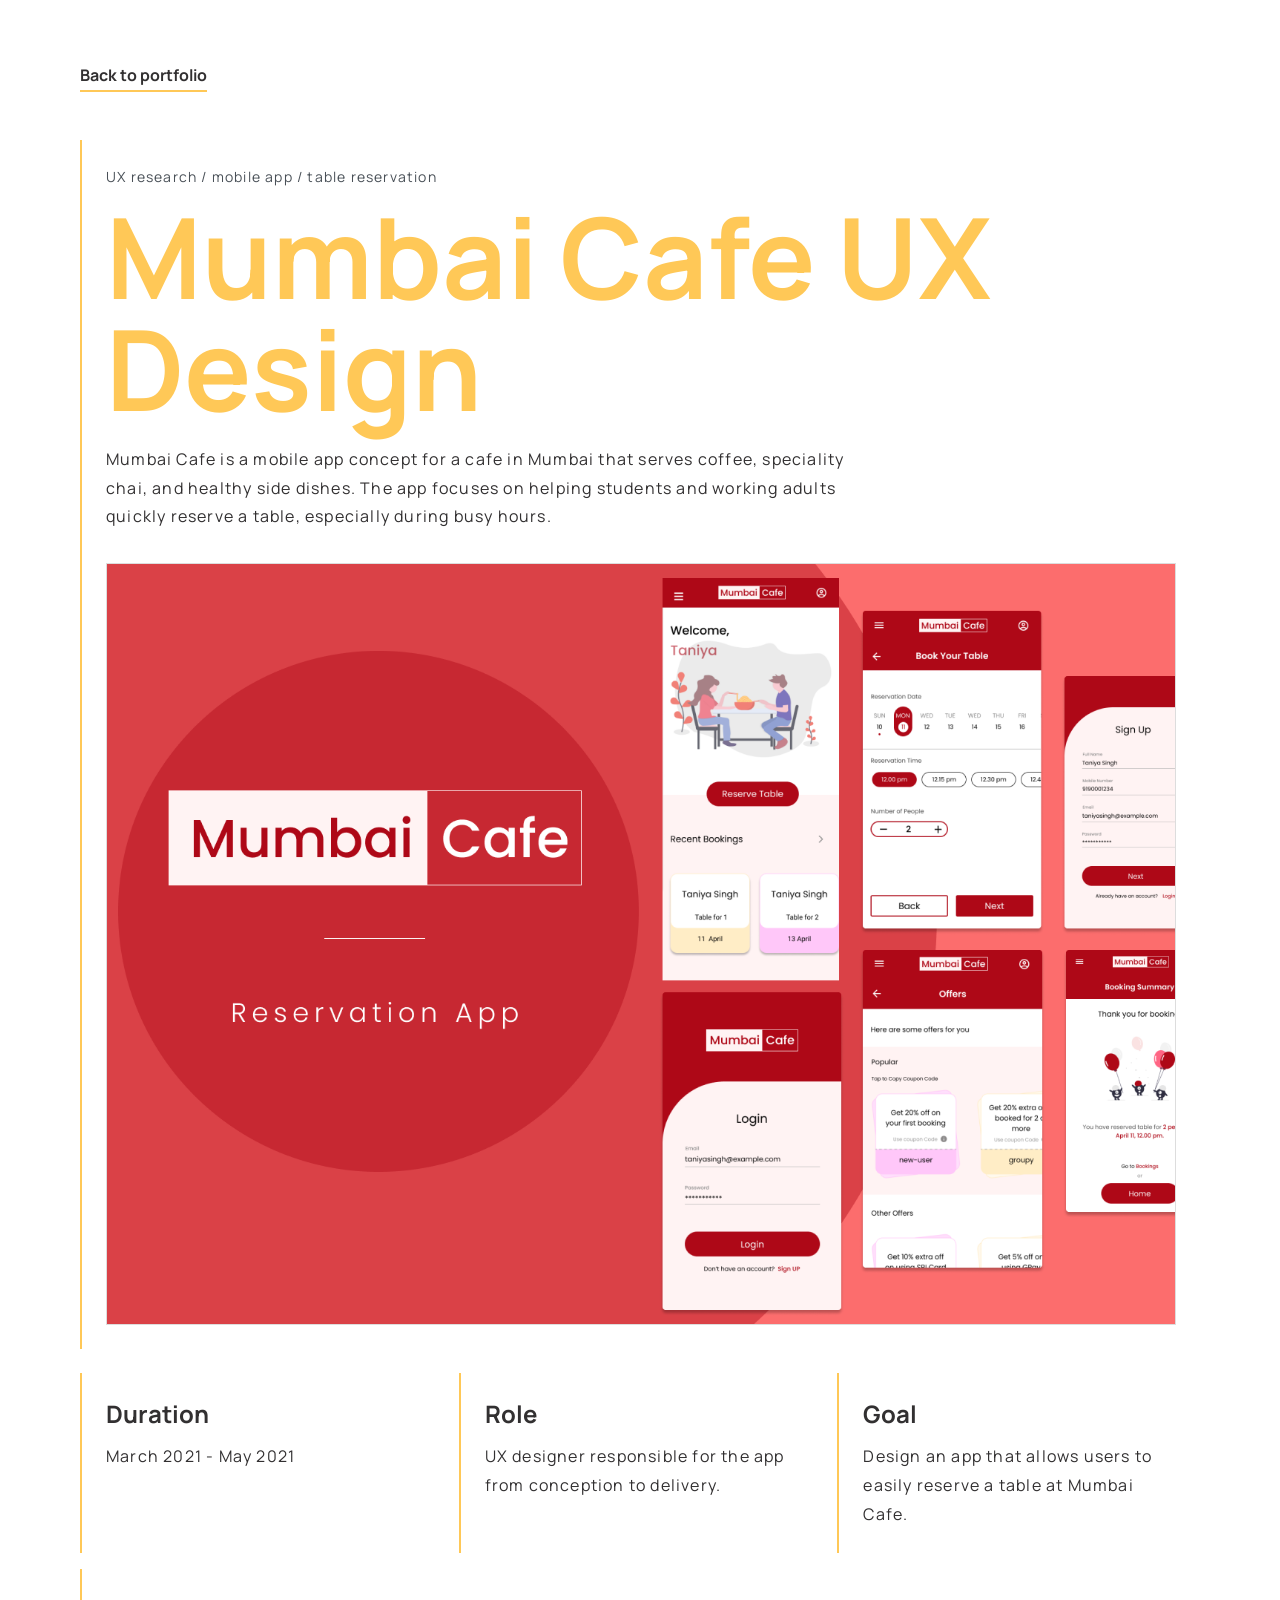
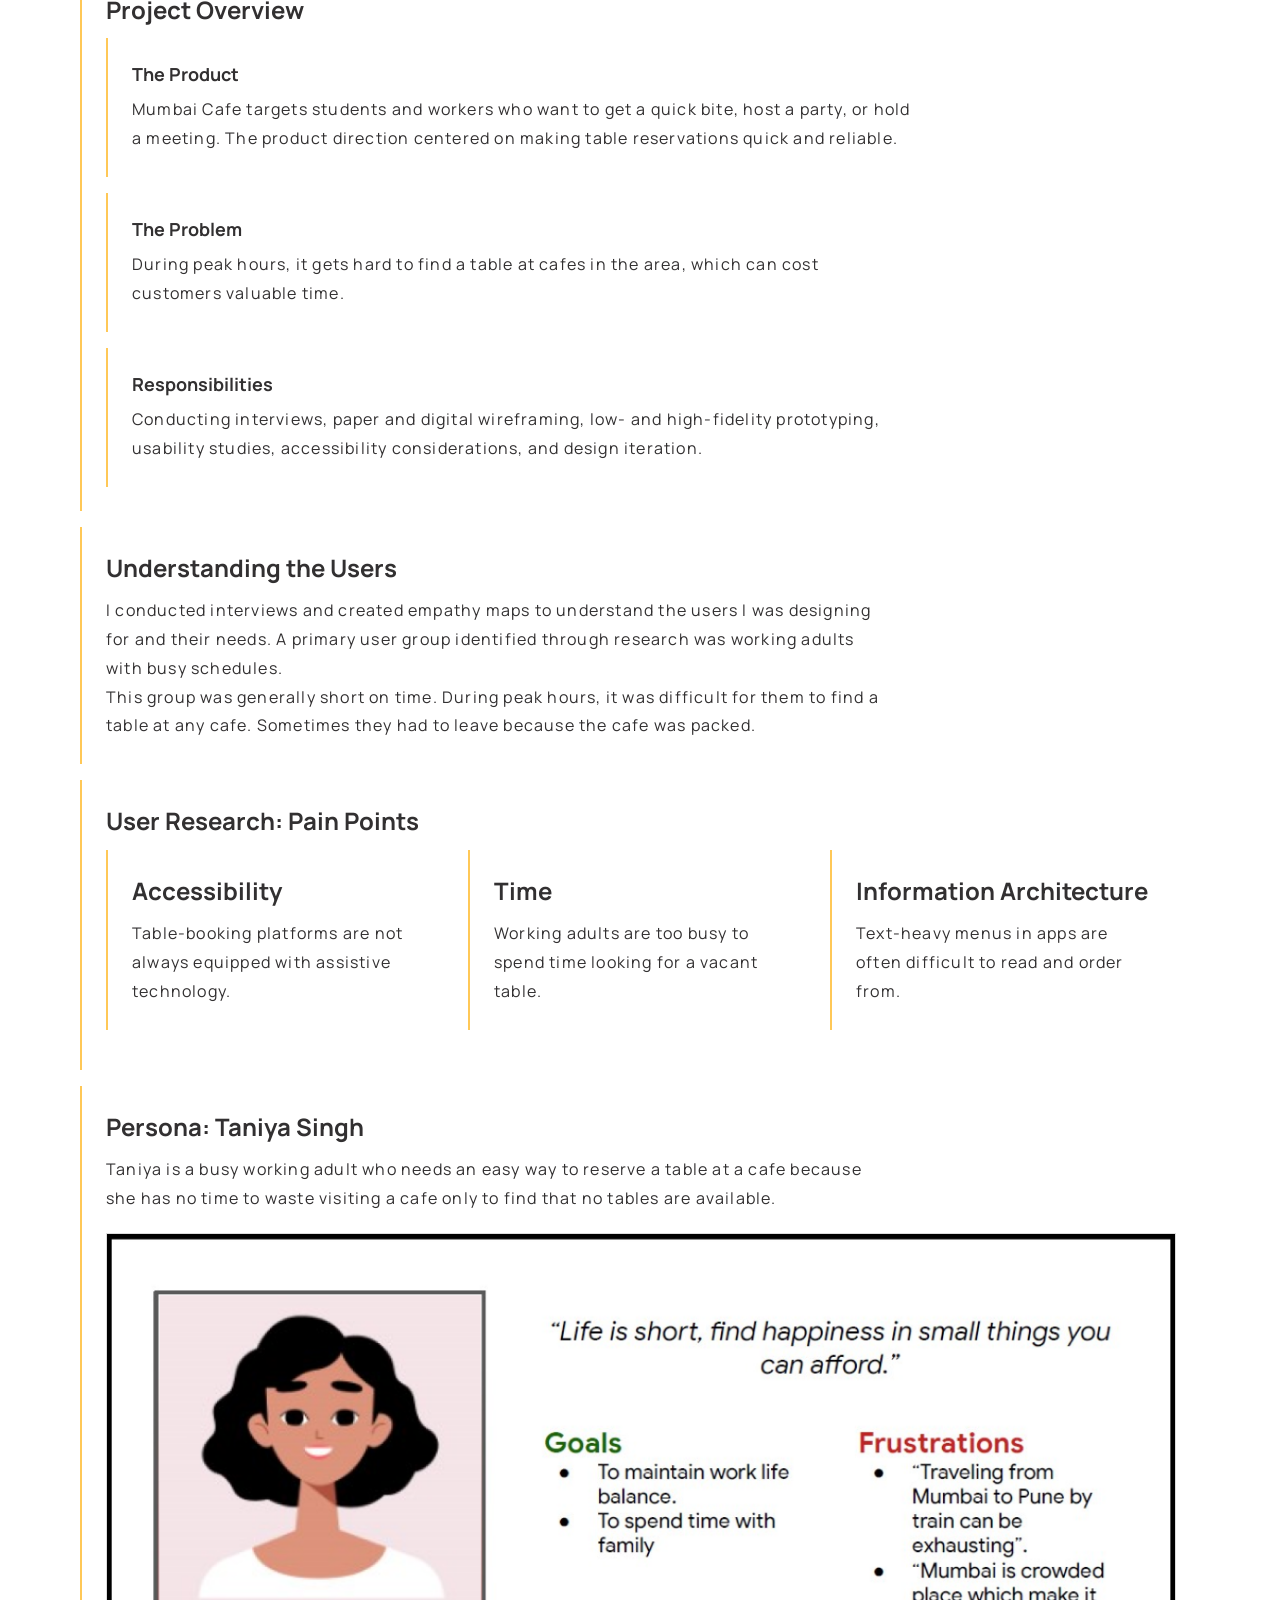
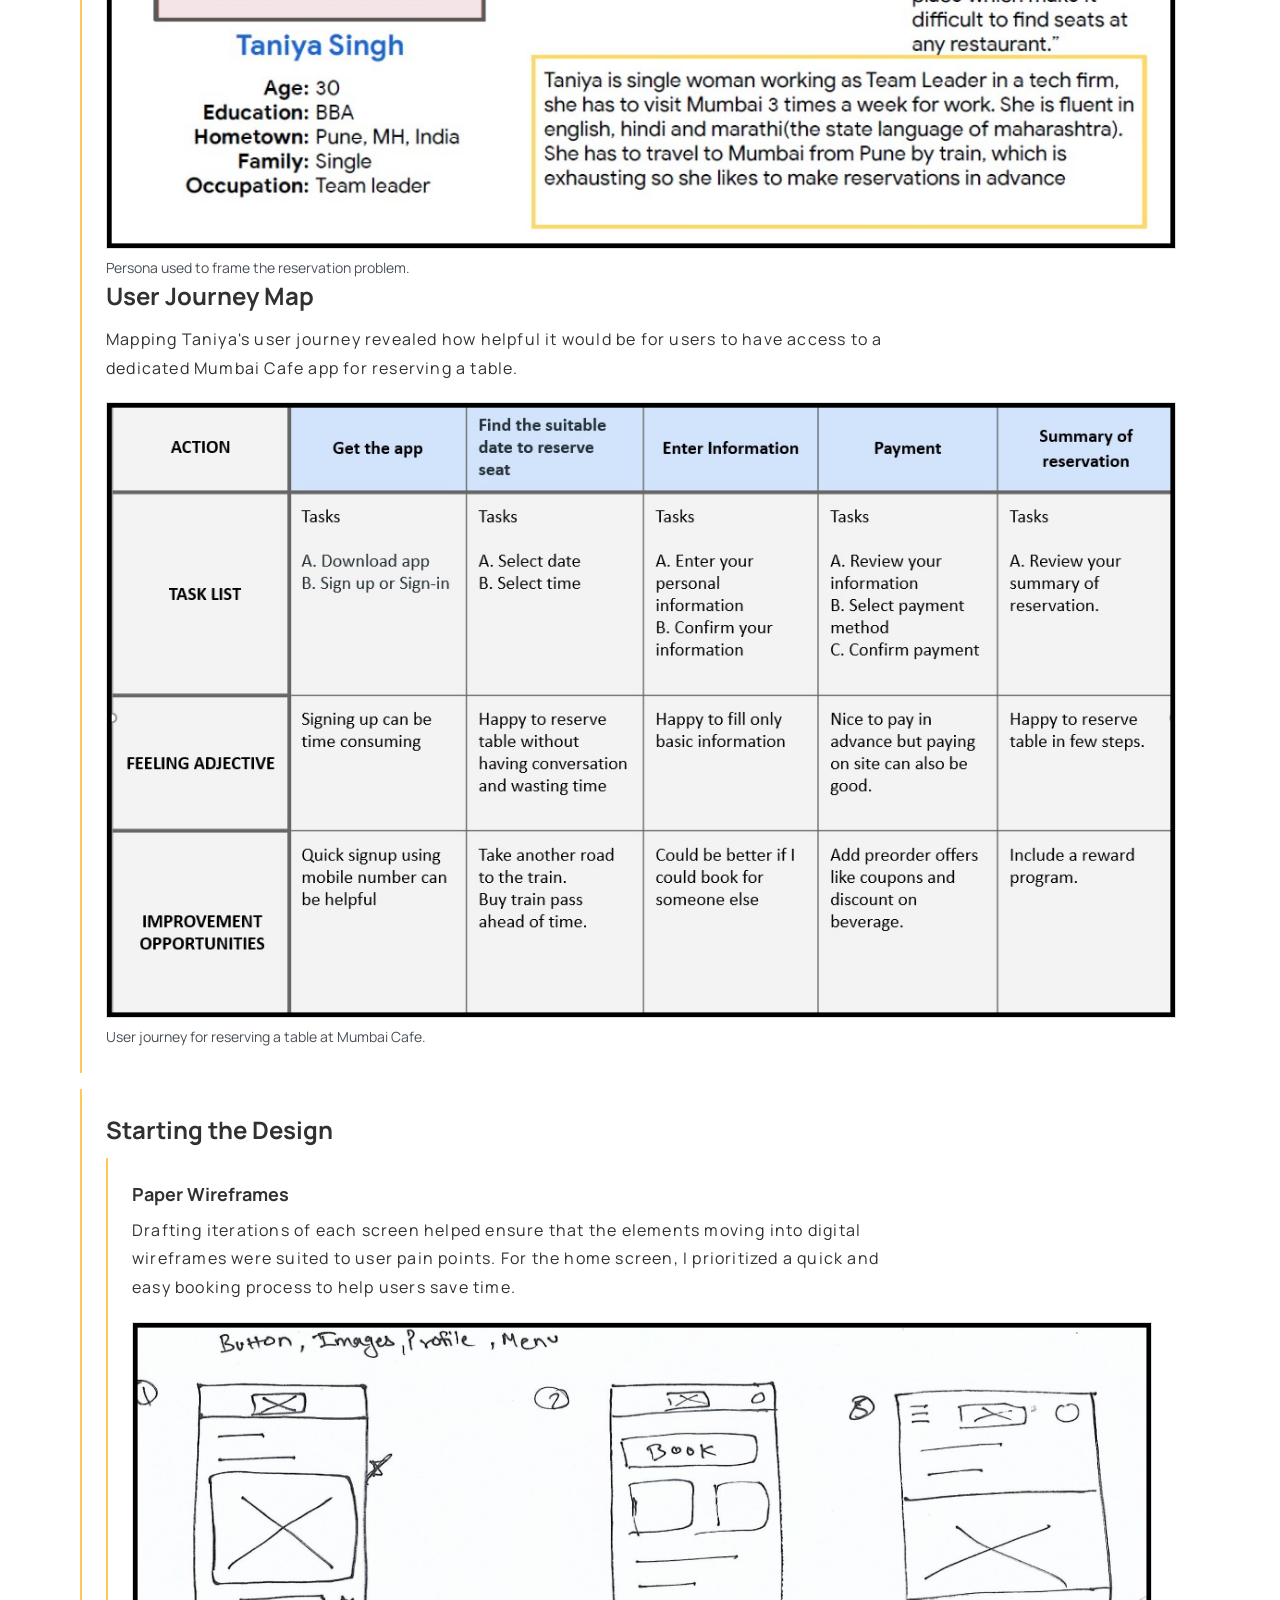
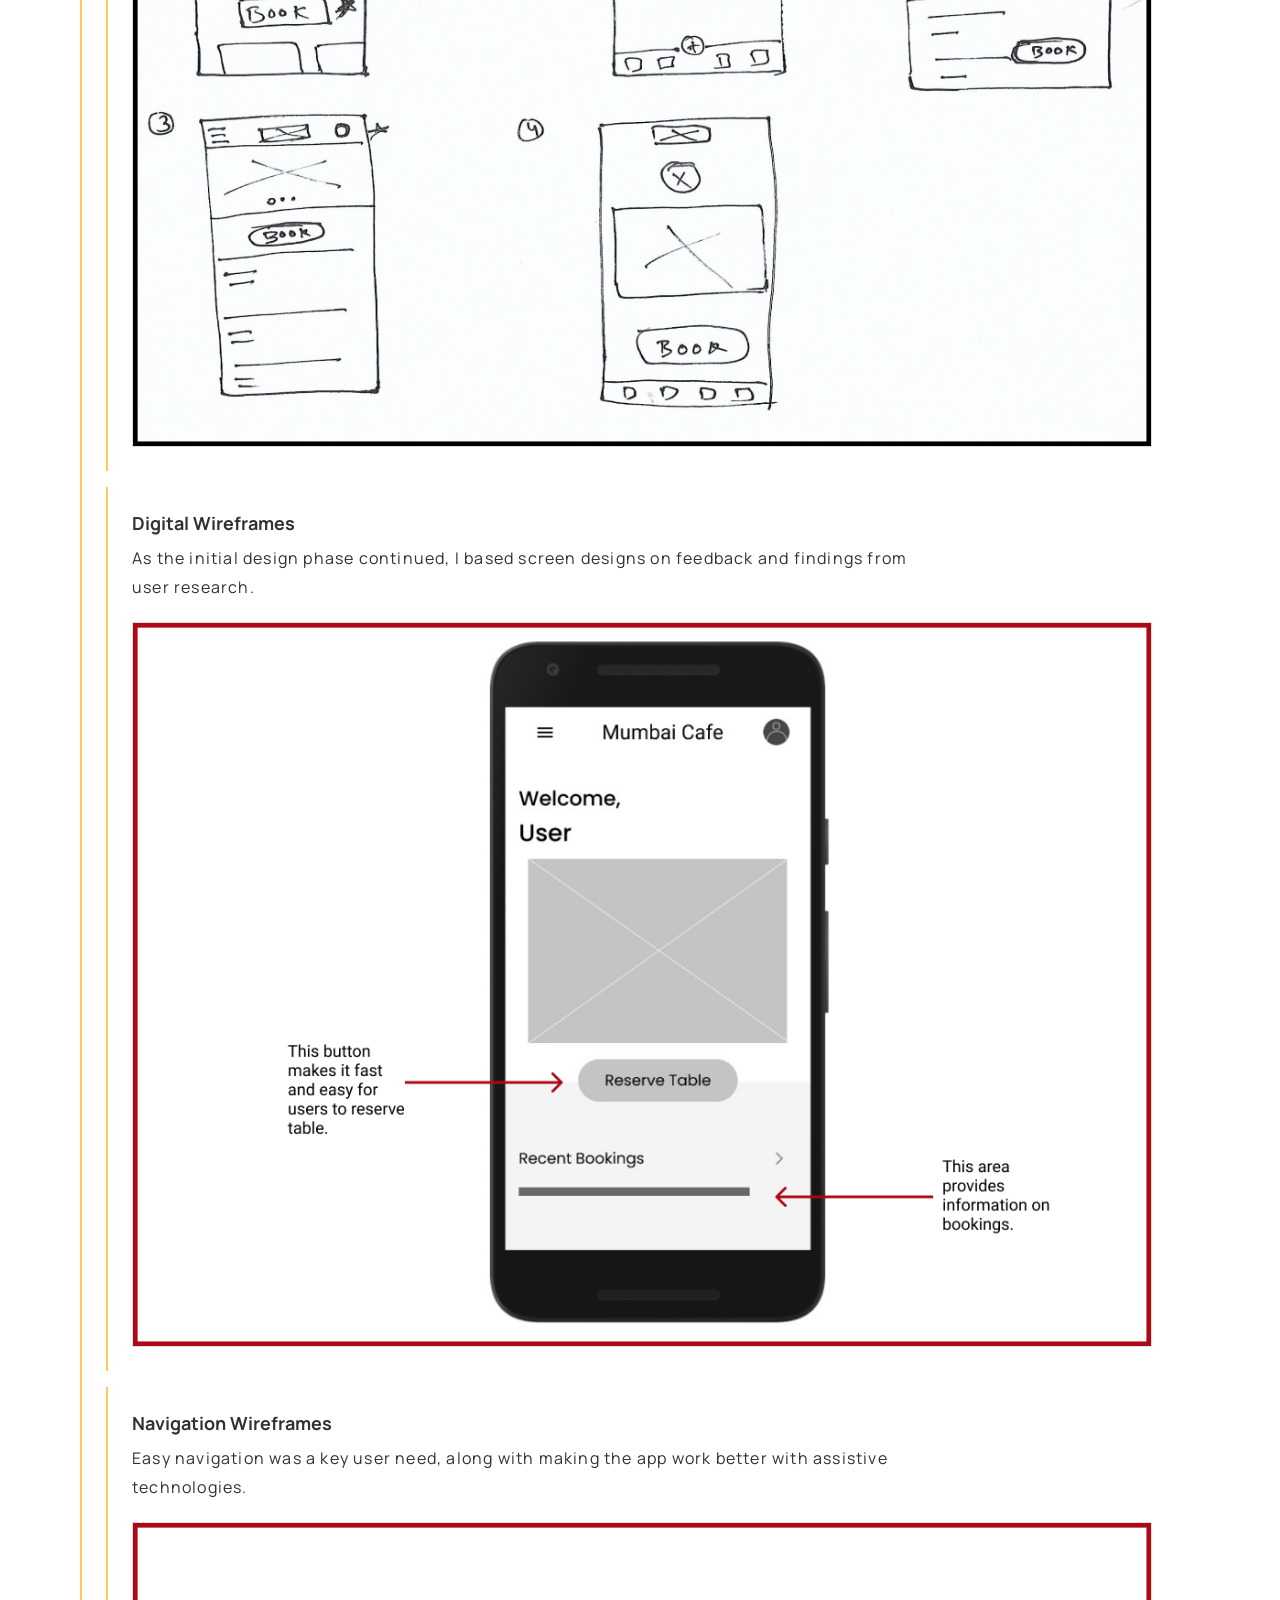
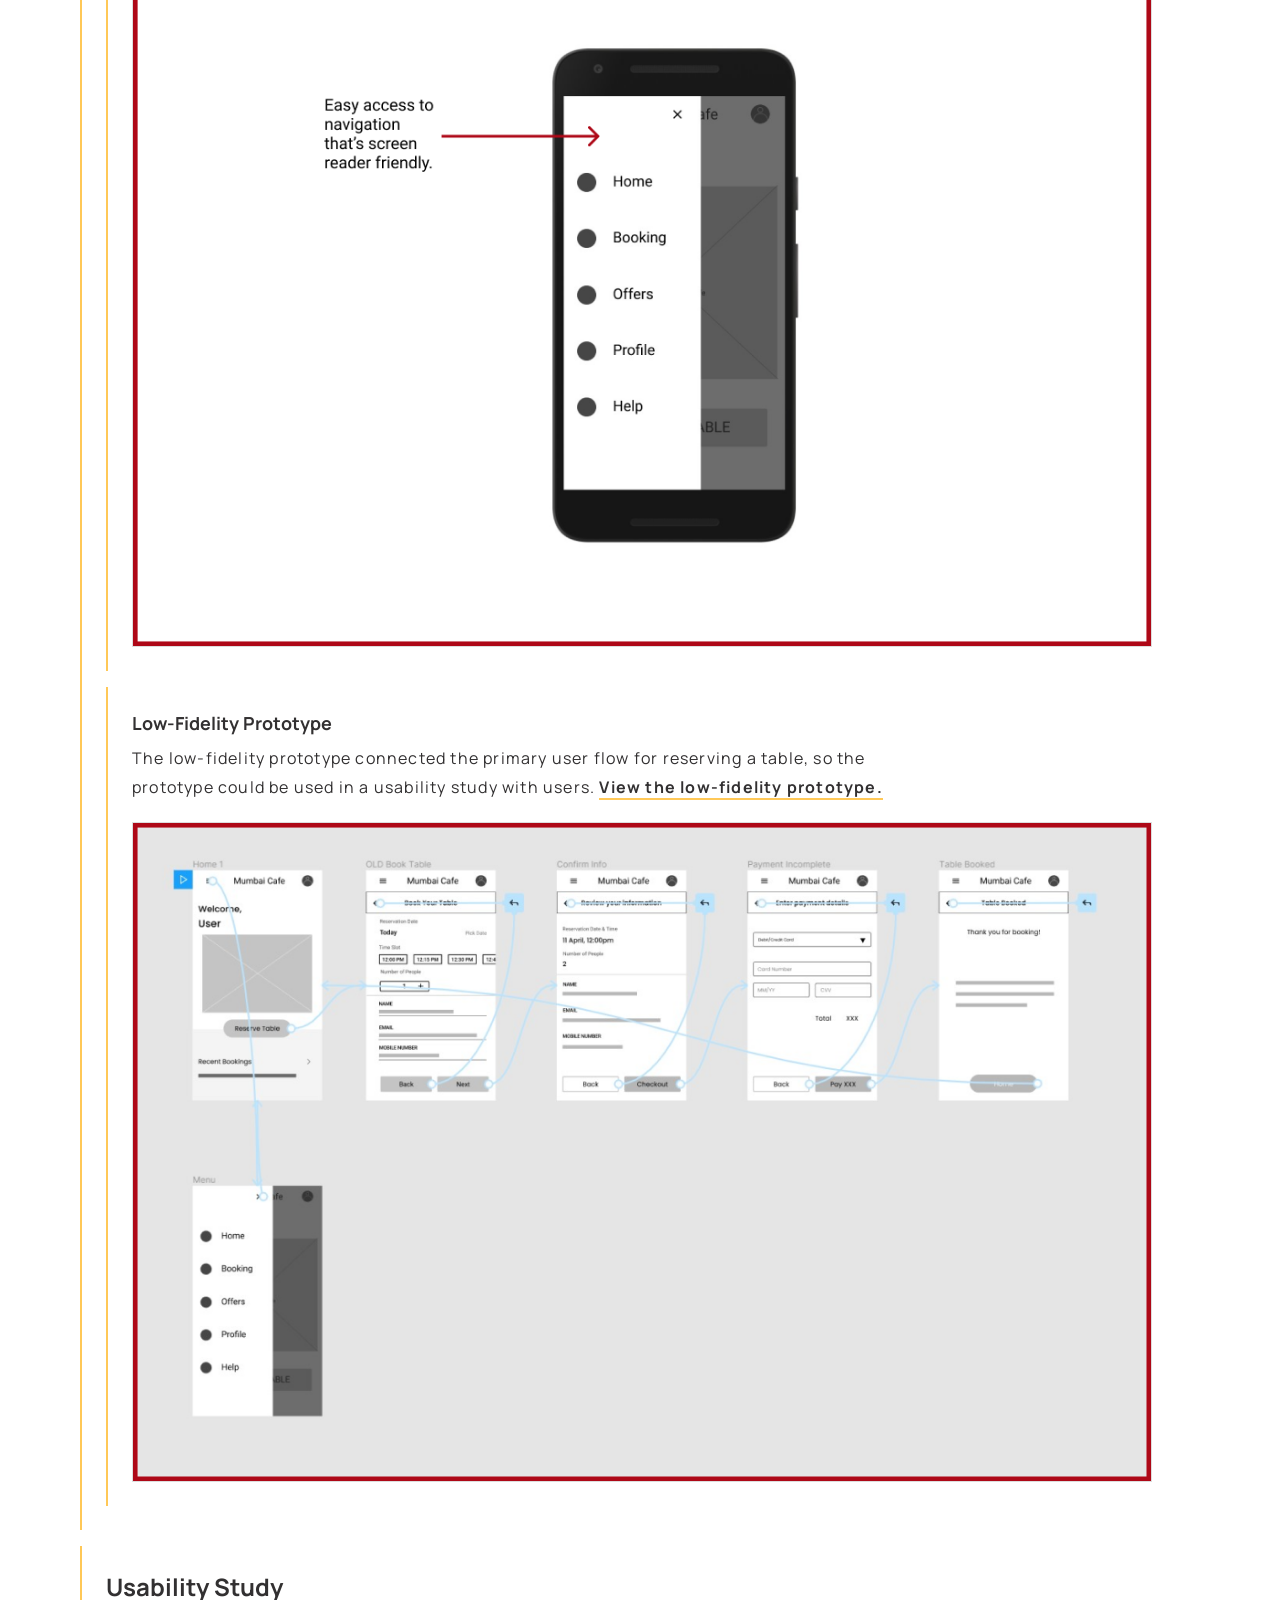
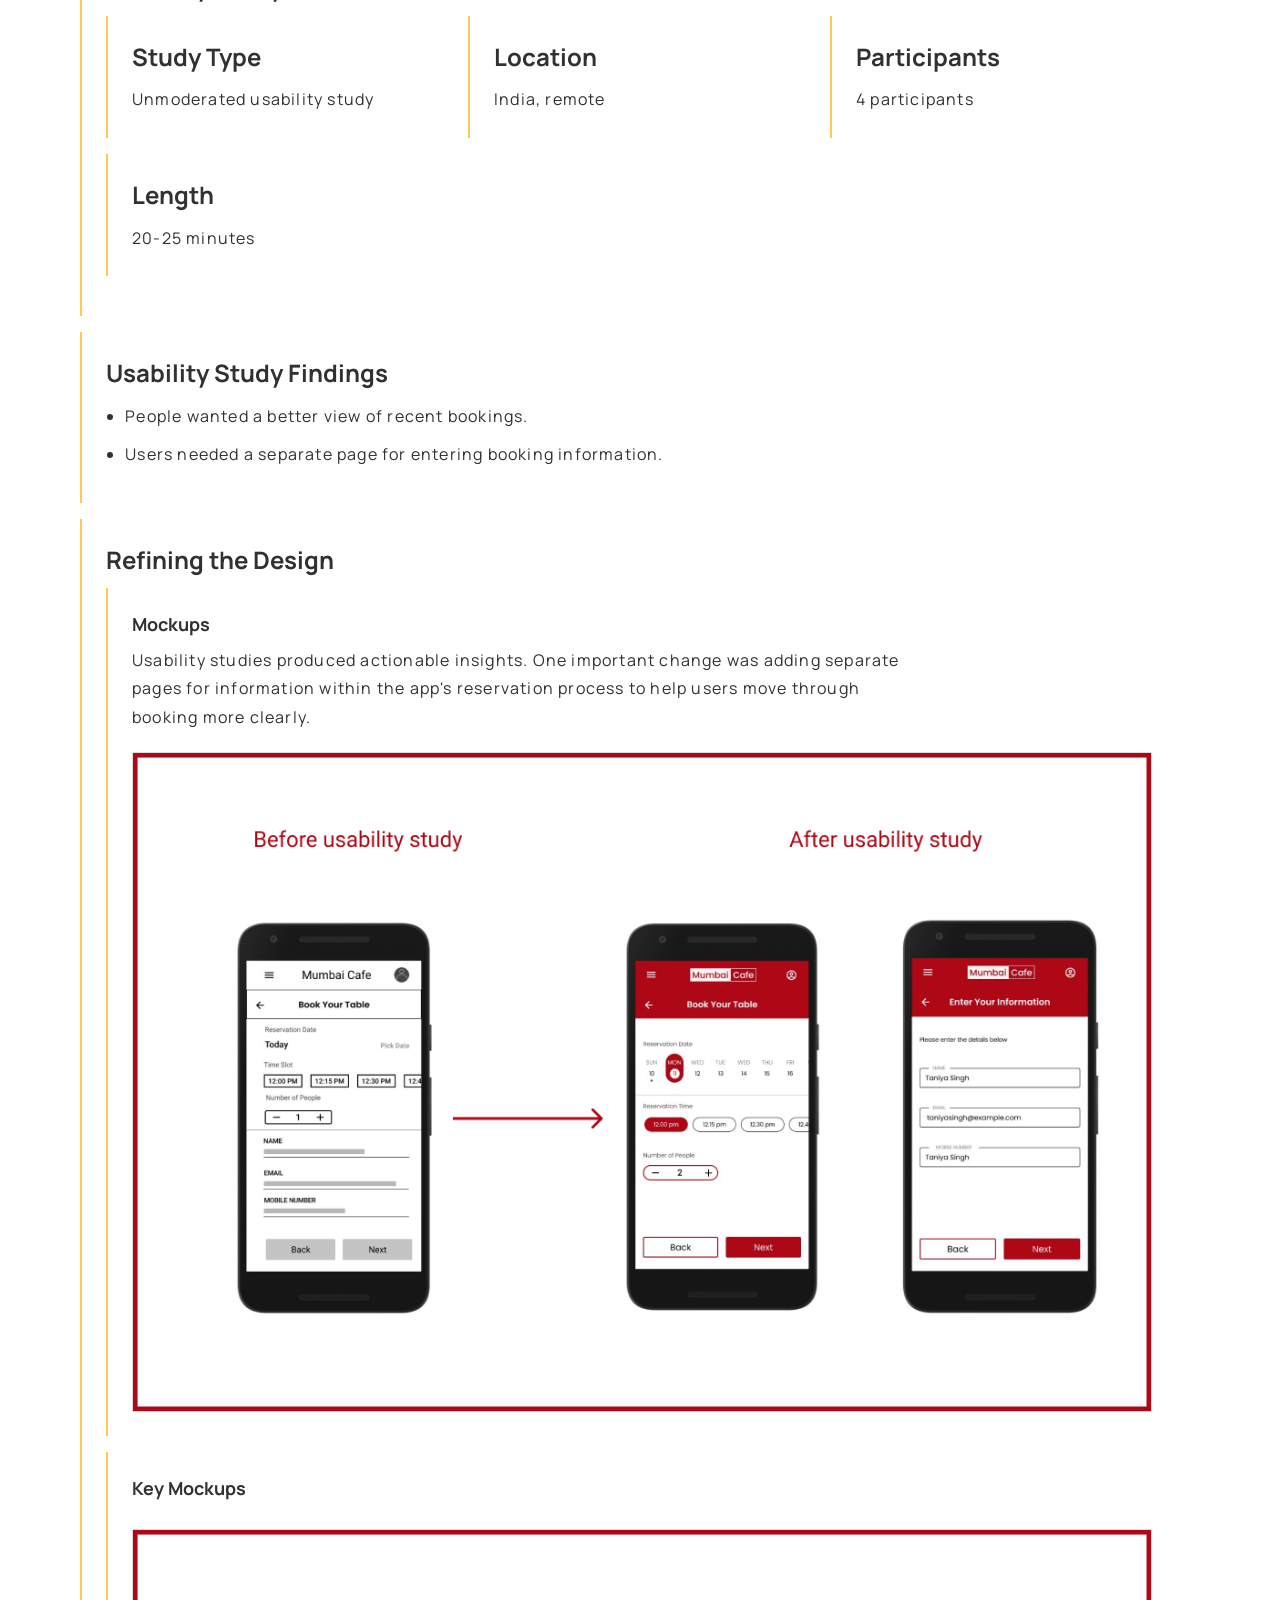
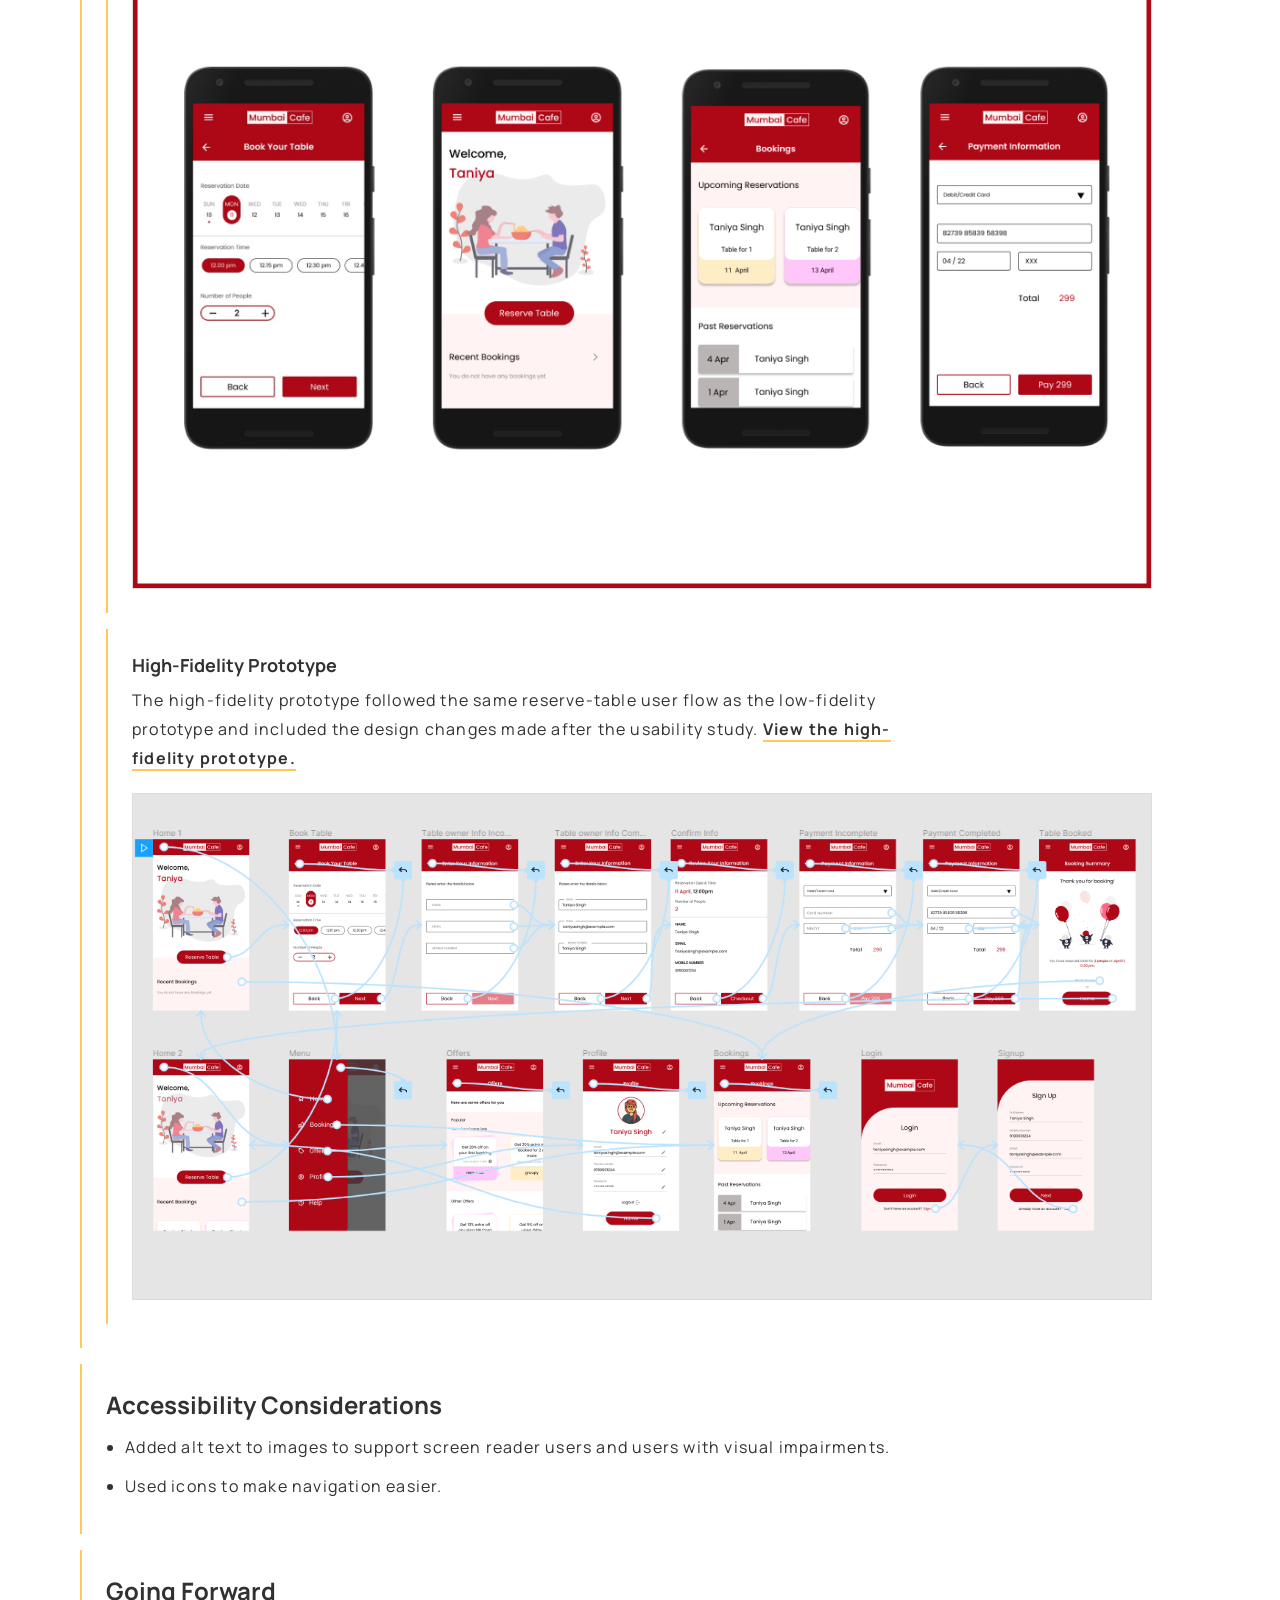
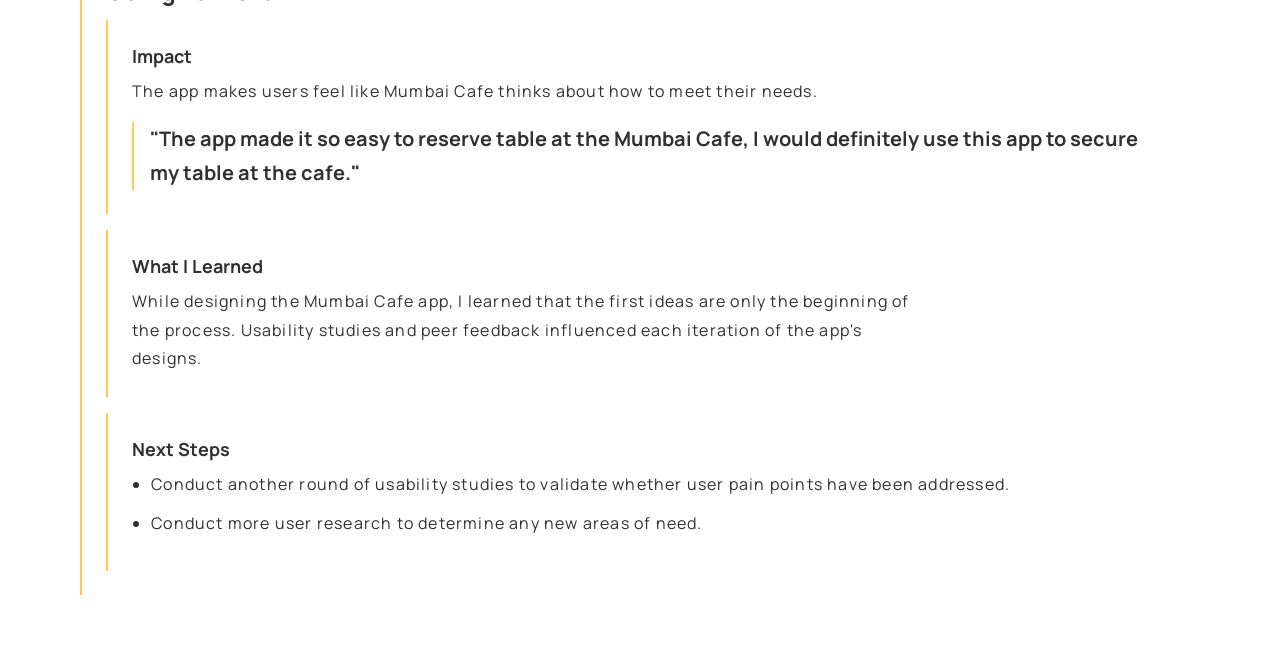
<file: mumbai-cafe.html>
<!DOCTYPE html>
<html lang="en">
  <head>
    <meta charset="UTF-8" />
    <meta http-equiv="X-UA-Compatible" content="IE=edge" />
    <meta name="viewport" content="width=device-width, initial-scale=1.0" />
    <meta
      name="description"
      content="Mumbai Cafe UX design case study by Deepanshu Chaudhary: user research, pain points, persona, wireframes, prototypes, usability testing, and design iterations."
    />
    <meta name="robots" content="index, follow" />
    <meta name="theme-color" content="#ffc857" />
    <link rel="canonical" href="https://deepanshu.space/mumbai-cafe.html" />
    <meta property="og:type" content="article" />
    <meta property="og:url" content="https://deepanshu.space/mumbai-cafe.html" />
    <meta property="og:title" content="Mumbai Cafe UX Case Study | Deepanshu Chaudhary" />
    <meta
      property="og:description"
      content="A full mobile UX case study for reserving tables at Mumbai Cafe."
    />
    <meta property="og:image" content="https://deepanshu.space/img/mumbai-cafe.png" />
    <link rel="shortcut icon" href="https://deepanshu.space/favicon.ico" />
    <link rel="preconnect" href="https://fonts.googleapis.com" />
    <link rel="preconnect" href="https://fonts.gstatic.com" crossorigin />
    <link
      href="https://fonts.googleapis.com/css2?family=DM+Serif+Display&family=Geist+Pixel&family=Manrope:wght@200..800&display=swap"
      rel="stylesheet"
    />
    <link rel="stylesheet" href="./style.css" />
    <script>
      (function () {
        var storedTheme = localStorage.getItem("theme");
        var prefersDark = window.matchMedia("(prefers-color-scheme: dark)").matches;
        var theme = storedTheme || (prefersDark ? "dark" : "light");

        if (theme === "dark") {
          document.documentElement.classList.add("theme-dark");
        }
      })();
    </script>
    <title>Mumbai Cafe UX Case Study | Deepanshu Chaudhary</title>
  </head>
  <body class="case-study-page">
    <main class="case-study">
      <a class="case-back-link" href="./index.html#work">Back to portfolio</a>

      <section class="case-hero">
        <p class="case-label">UX research / mobile app / table reservation</p>
        <h1>Mumbai Cafe UX Design</h1>
        <p>
          Mumbai Cafe is a mobile app concept for a cafe in Mumbai that serves
          coffee, speciality chai, and healthy side dishes. The app focuses on
          helping students and working adults quickly reserve a table, especially
          during busy hours.
        </p>
        <img
          class="case-hero-image"
          src="./img/Desktop - 1.png"
          alt="Mumbai Cafe UX design overview"
        />
      </section>

      <section class="case-grid">
        <article class="case-panel">
          <h2>Duration</h2>
          <p>March 2021 - May 2021</p>
        </article>
        <article class="case-panel">
          <h2>Role</h2>
          <p>UX designer responsible for the app from conception to delivery.</p>
        </article>
        <article class="case-panel">
          <h2>Goal</h2>
          <p>
            Design an app that allows users to easily reserve a table at Mumbai
            Cafe.
          </p>
        </article>
      </section>

      <section class="case-section">
        <h2>Project Overview</h2>
        <div class="case-steps">
          <article>
            <h3>The Product</h3>
            <p>
              Mumbai Cafe targets students and workers who want to get a quick
              bite, host a party, or hold a meeting. The product direction
              centered on making table reservations quick and reliable.
            </p>
          </article>
          <article>
            <h3>The Problem</h3>
            <p>
              During peak hours, it gets hard to find a table at cafes in the
              area, which can cost customers valuable time.
            </p>
          </article>
          <article>
            <h3>Responsibilities</h3>
            <p>
              Conducting interviews, paper and digital wireframing, low- and
              high-fidelity prototyping, usability studies, accessibility
              considerations, and design iteration.
            </p>
          </article>
        </div>
      </section>

      <section class="case-section">
        <h2>Understanding the Users</h2>
        <p>
          I conducted interviews and created empathy maps to understand the users
          I was designing for and their needs. A primary user group identified
          through research was working adults with busy schedules.
        </p>
        <p>
          This group was generally short on time. During peak hours, it was
          difficult for them to find a table at any cafe. Sometimes they had to
          leave because the cafe was packed.
        </p>
      </section>

      <section class="case-section">
        <h2>User Research: Pain Points</h2>
        <div class="case-grid">
          <article class="case-panel">
            <h2>Accessibility</h2>
            <p>
              Table-booking platforms are not always equipped with assistive
              technology.
            </p>
          </article>
          <article class="case-panel">
            <h2>Time</h2>
            <p>
              Working adults are too busy to spend time looking for a vacant
              table.
            </p>
          </article>
          <article class="case-panel">
            <h2>Information Architecture</h2>
            <p>
              Text-heavy menus in apps are often difficult to read and order
              from.
            </p>
          </article>
        </div>
      </section>

      <section class="case-section">
        <h2>Persona: Taniya Singh</h2>
        <p>
          Taniya is a busy working adult who needs an easy way to reserve a table
          at a cafe because she has no time to waste visiting a cafe only to find
          that no tables are available.
        </p>
        <figure class="case-media">
          <img src="./img/persona.png" alt="Mumbai Cafe user persona" />
          <figcaption>Persona used to frame the reservation problem.</figcaption>
        </figure>

        <h2>User Journey Map</h2>
        <p>
          Mapping Taniya's user journey revealed how helpful it would be for
          users to have access to a dedicated Mumbai Cafe app for reserving a
          table.
        </p>
        <figure class="case-media">
          <img src="./img/user journey.png" alt="Mumbai Cafe user journey map" />
          <figcaption>User journey for reserving a table at Mumbai Cafe.</figcaption>
        </figure>
      </section>

      <section class="case-section">
        <h2>Starting the Design</h2>
        <div class="case-steps">
          <article>
            <h3>Paper Wireframes</h3>
            <p>
              Drafting iterations of each screen helped ensure that the elements
              moving into digital wireframes were suited to user pain points. For
              the home screen, I prioritized a quick and easy booking process to
              help users save time.
            </p>
            <figure class="case-media">
              <img src="./img/Paper Wireframes.png" alt="Mumbai Cafe paper wireframes" />
            </figure>
          </article>
          <article>
            <h3>Digital Wireframes</h3>
            <p>
              As the initial design phase continued, I based screen designs on
              feedback and findings from user research.
            </p>
            <figure class="case-media">
              <img
                src="./img/Lofi Wirefram for Homescreen.png"
                alt="Mumbai Cafe low-fidelity home screen wireframe"
              />
            </figure>
          </article>
          <article>
            <h3>Navigation Wireframes</h3>
            <p>
              Easy navigation was a key user need, along with making the app
              work better with assistive technologies.
            </p>
            <figure class="case-media">
              <img src="./img/menu lofi.png" alt="Mumbai Cafe menu wireframe" />
            </figure>
          </article>
          <article>
            <h3>Low-Fidelity Prototype</h3>
            <p>
              The low-fidelity prototype connected the primary user flow for
              reserving a table, so the prototype could be used in a usability
              study with users.
              <a href="https://bit.ly/3uAE8yd" target="_blank"
                >View the low-fidelity prototype.</a
              >
            </p>
            <figure class="case-media">
              <img src="./img/lofi Prototype.png" alt="Mumbai Cafe low-fidelity prototype" />
            </figure>
          </article>
        </div>
      </section>

      <section class="case-section">
        <h2>Usability Study</h2>
        <div class="case-grid">
          <article class="case-panel">
            <h2>Study Type</h2>
            <p>Unmoderated usability study</p>
          </article>
          <article class="case-panel">
            <h2>Location</h2>
            <p>India, remote</p>
          </article>
          <article class="case-panel">
            <h2>Participants</h2>
            <p>4 participants</p>
          </article>
          <article class="case-panel">
            <h2>Length</h2>
            <p>20-25 minutes</p>
          </article>
        </div>
      </section>

      <section class="case-section">
        <h2>Usability Study Findings</h2>
        <ul class="case-list">
          <li>People wanted a better view of recent bookings.</li>
          <li>
            Users needed a separate page for entering booking information.
          </li>
        </ul>
      </section>

      <section class="case-section">
        <h2>Refining the Design</h2>
        <div class="case-steps">
          <article>
            <h3>Mockups</h3>
            <p>
              Usability studies produced actionable insights. One important
              change was adding separate pages for information within the app's
              reservation process to help users move through booking more
              clearly.
            </p>
            <figure class="case-media">
              <img src="./img/before after.png" alt="Mumbai Cafe before and after mockups" />
            </figure>
          </article>
          <article>
            <h3>Key Mockups</h3>
            <figure class="case-media">
              <img src="./img/Group 1.png" alt="Mumbai Cafe key mockups" />
            </figure>
          </article>
          <article>
            <h3>High-Fidelity Prototype</h3>
            <p>
              The high-fidelity prototype followed the same reserve-table user
              flow as the low-fidelity prototype and included the design changes
              made after the usability study.
              <a href="https://bit.ly/3o6r0yI" target="_blank"
                >View the high-fidelity prototype.</a
              >
            </p>
            <figure class="case-media">
              <img src="./img/hifi prototype.png" alt="Mumbai Cafe high-fidelity prototype" />
            </figure>
          </article>
        </div>
      </section>

      <section class="case-section">
        <h2>Accessibility Considerations</h2>
        <ul class="case-list">
          <li>
            Added alt text to images to support screen reader users and users
            with visual impairments.
          </li>
          <li>Used icons to make navigation easier.</li>
        </ul>
      </section>

      <section class="case-section">
        <h2>Going Forward</h2>
        <div class="case-steps">
          <article>
            <h3>Impact</h3>
            <p>
              The app makes users feel like Mumbai Cafe thinks about how to meet
              their needs.
            </p>
            <blockquote class="case-quote">
              "The app made it so easy to reserve table at the Mumbai Cafe, I
              would definitely use this app to secure my table at the cafe."
            </blockquote>
          </article>
          <article>
            <h3>What I Learned</h3>
            <p>
              While designing the Mumbai Cafe app, I learned that the first
              ideas are only the beginning of the process. Usability studies and
              peer feedback influenced each iteration of the app's designs.
            </p>
          </article>
          <article>
            <h3>Next Steps</h3>
            <ul class="case-list">
              <li>
                Conduct another round of usability studies to validate whether
                user pain points have been addressed.
              </li>
              <li>
                Conduct more user research to determine any new areas of need.
              </li>
            </ul>
          </article>
        </div>
      </section>
    </main>
  </body>
</html>
</file>
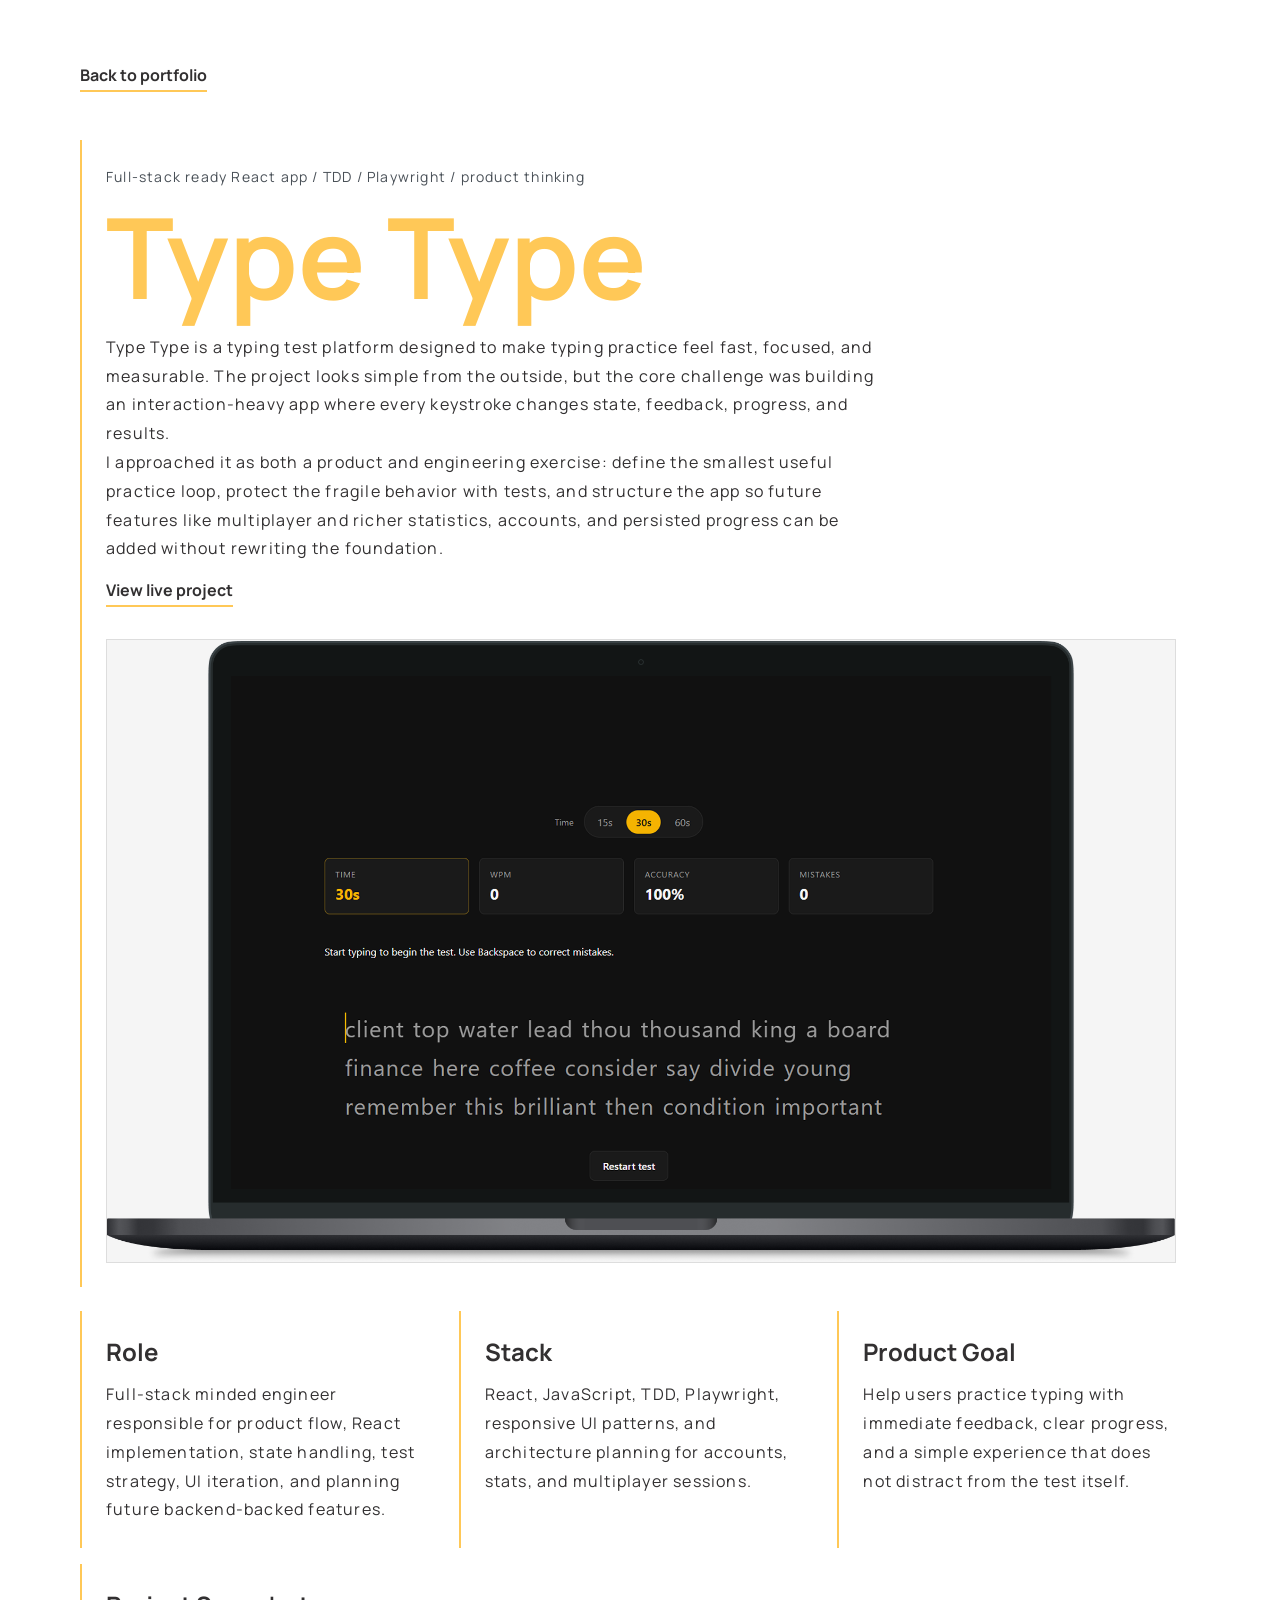
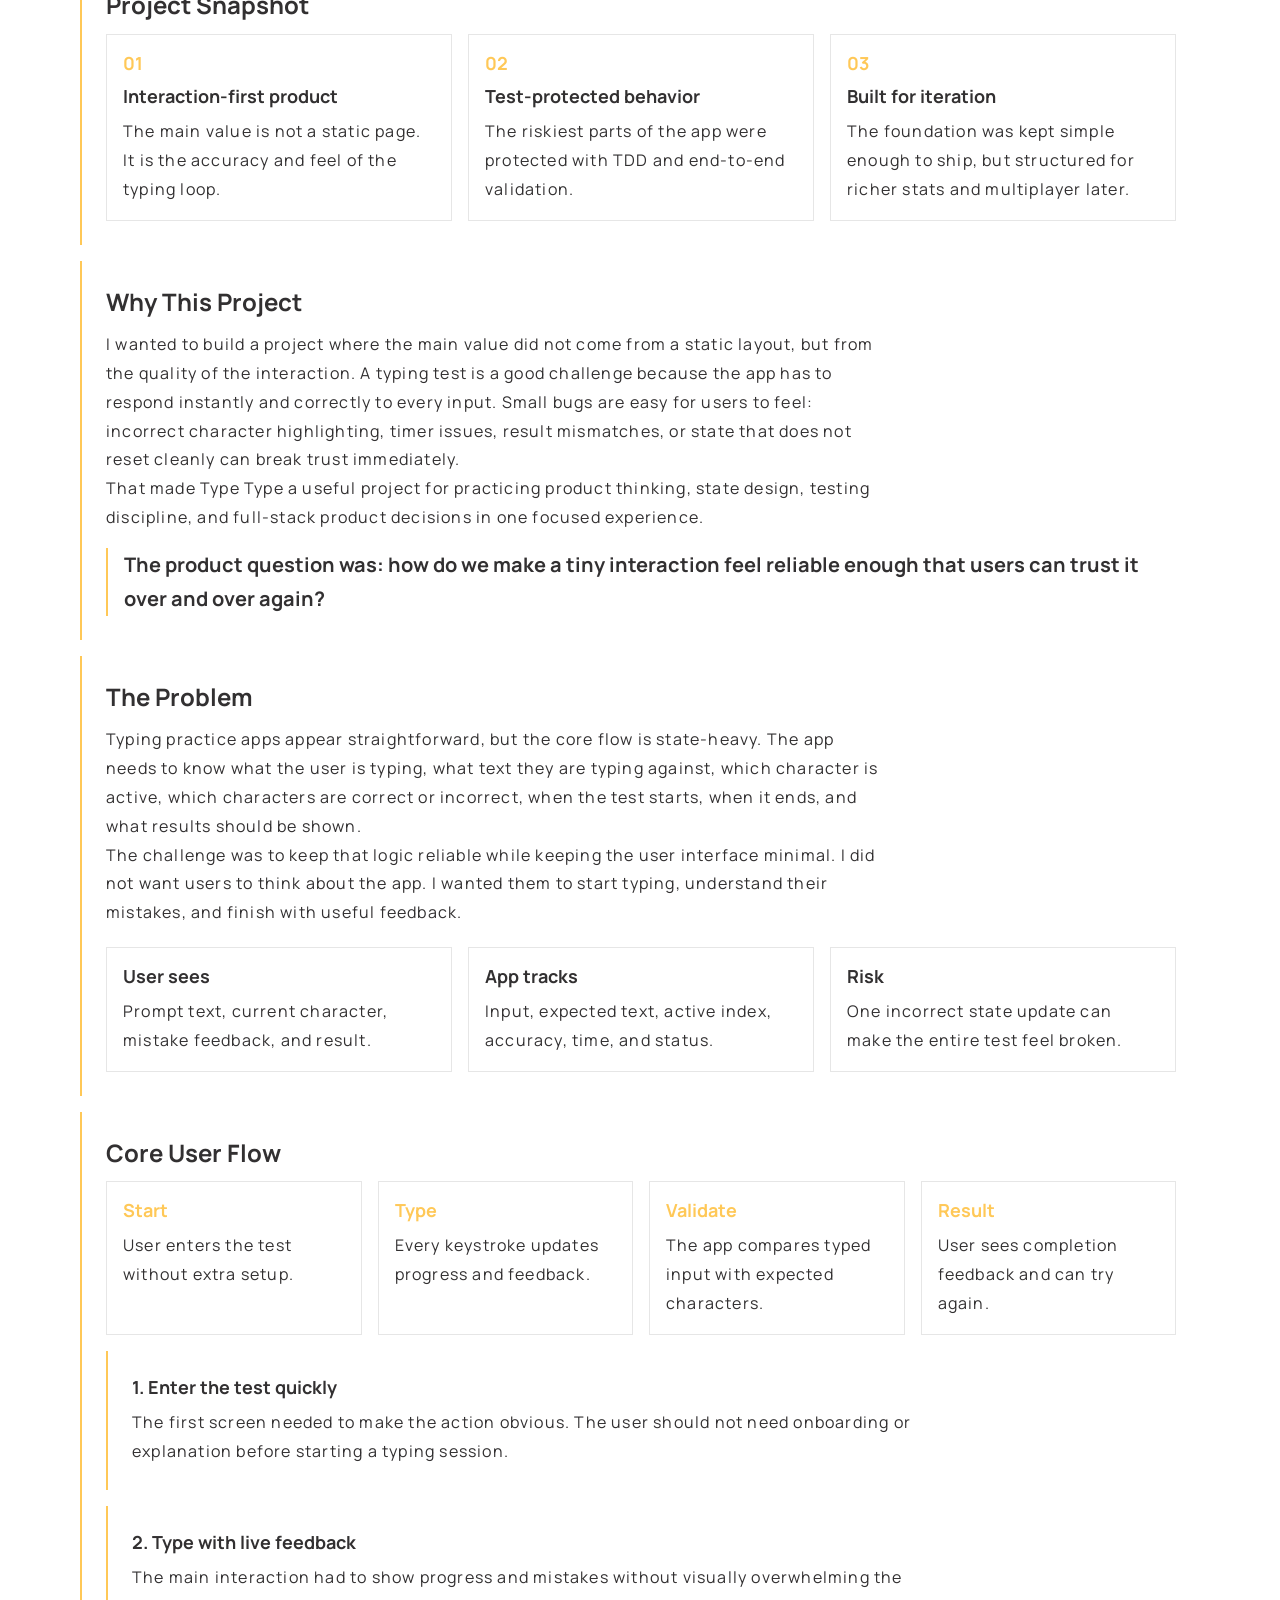
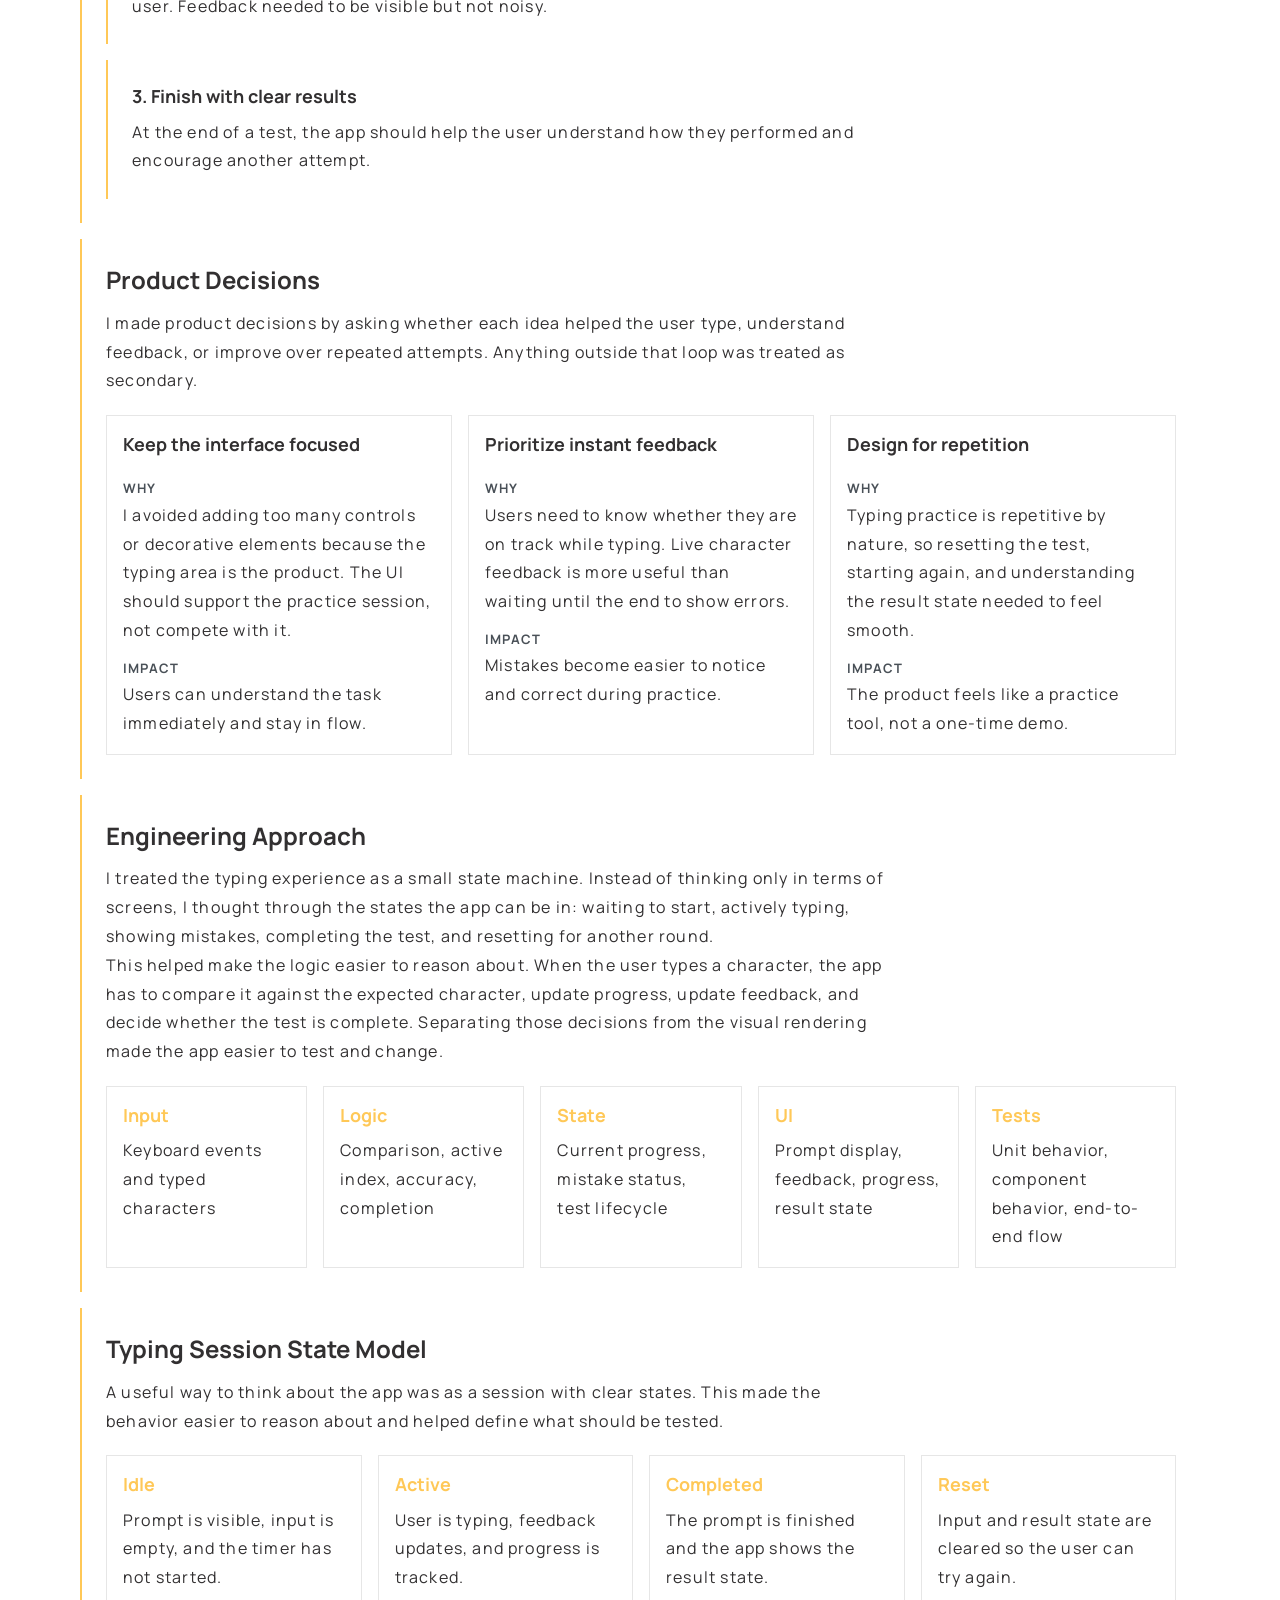
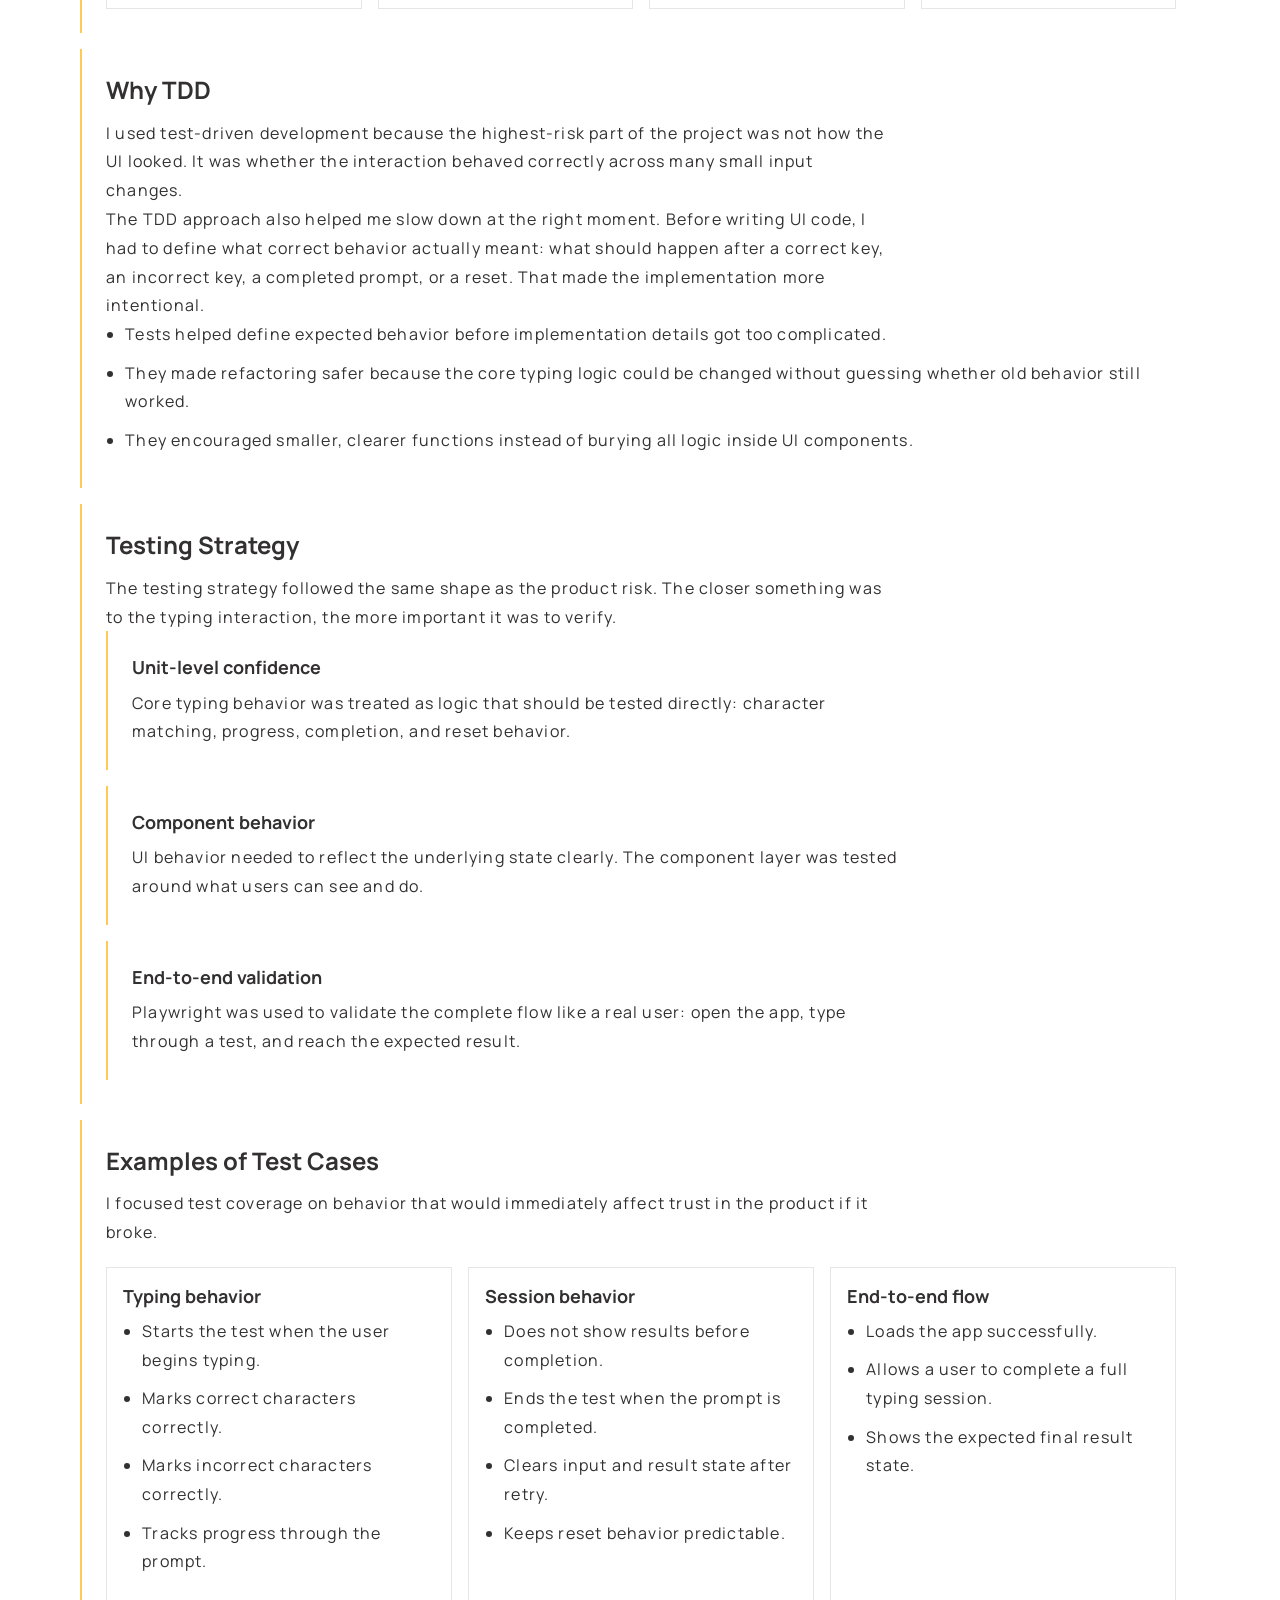
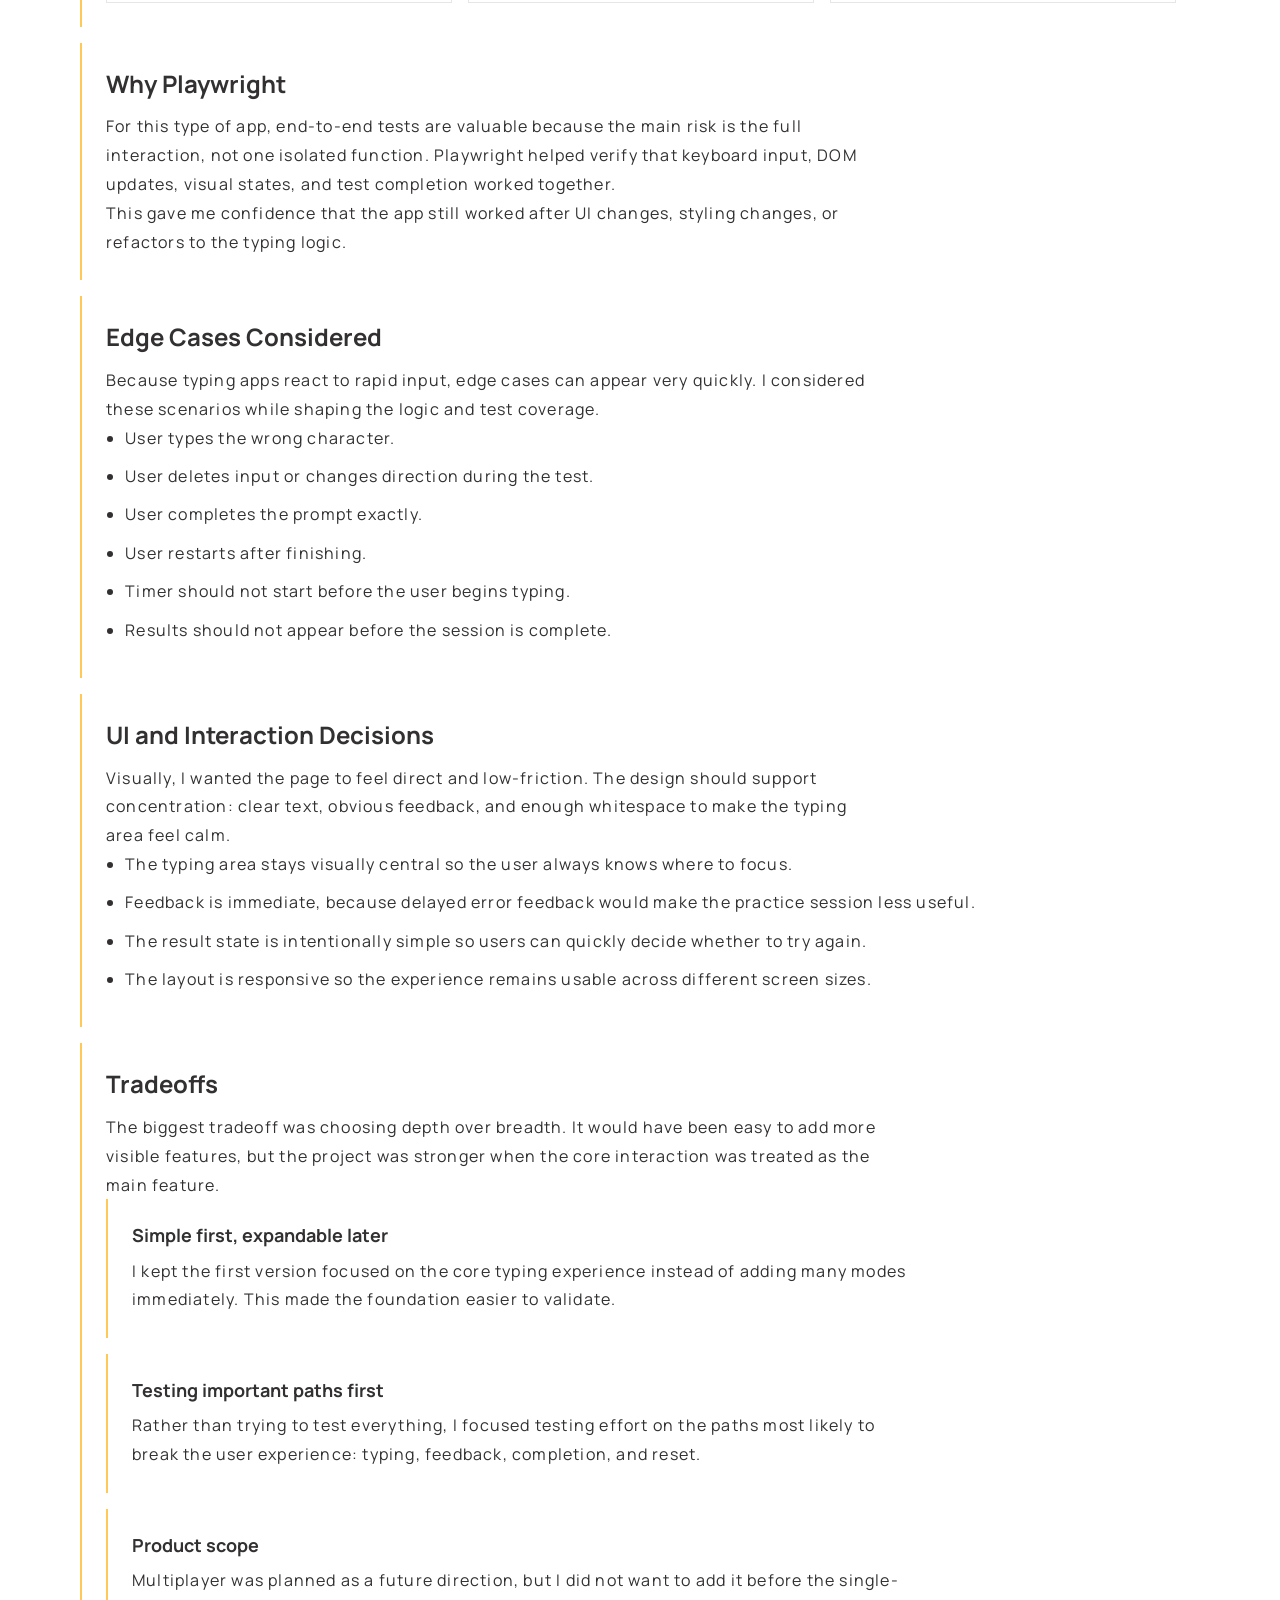
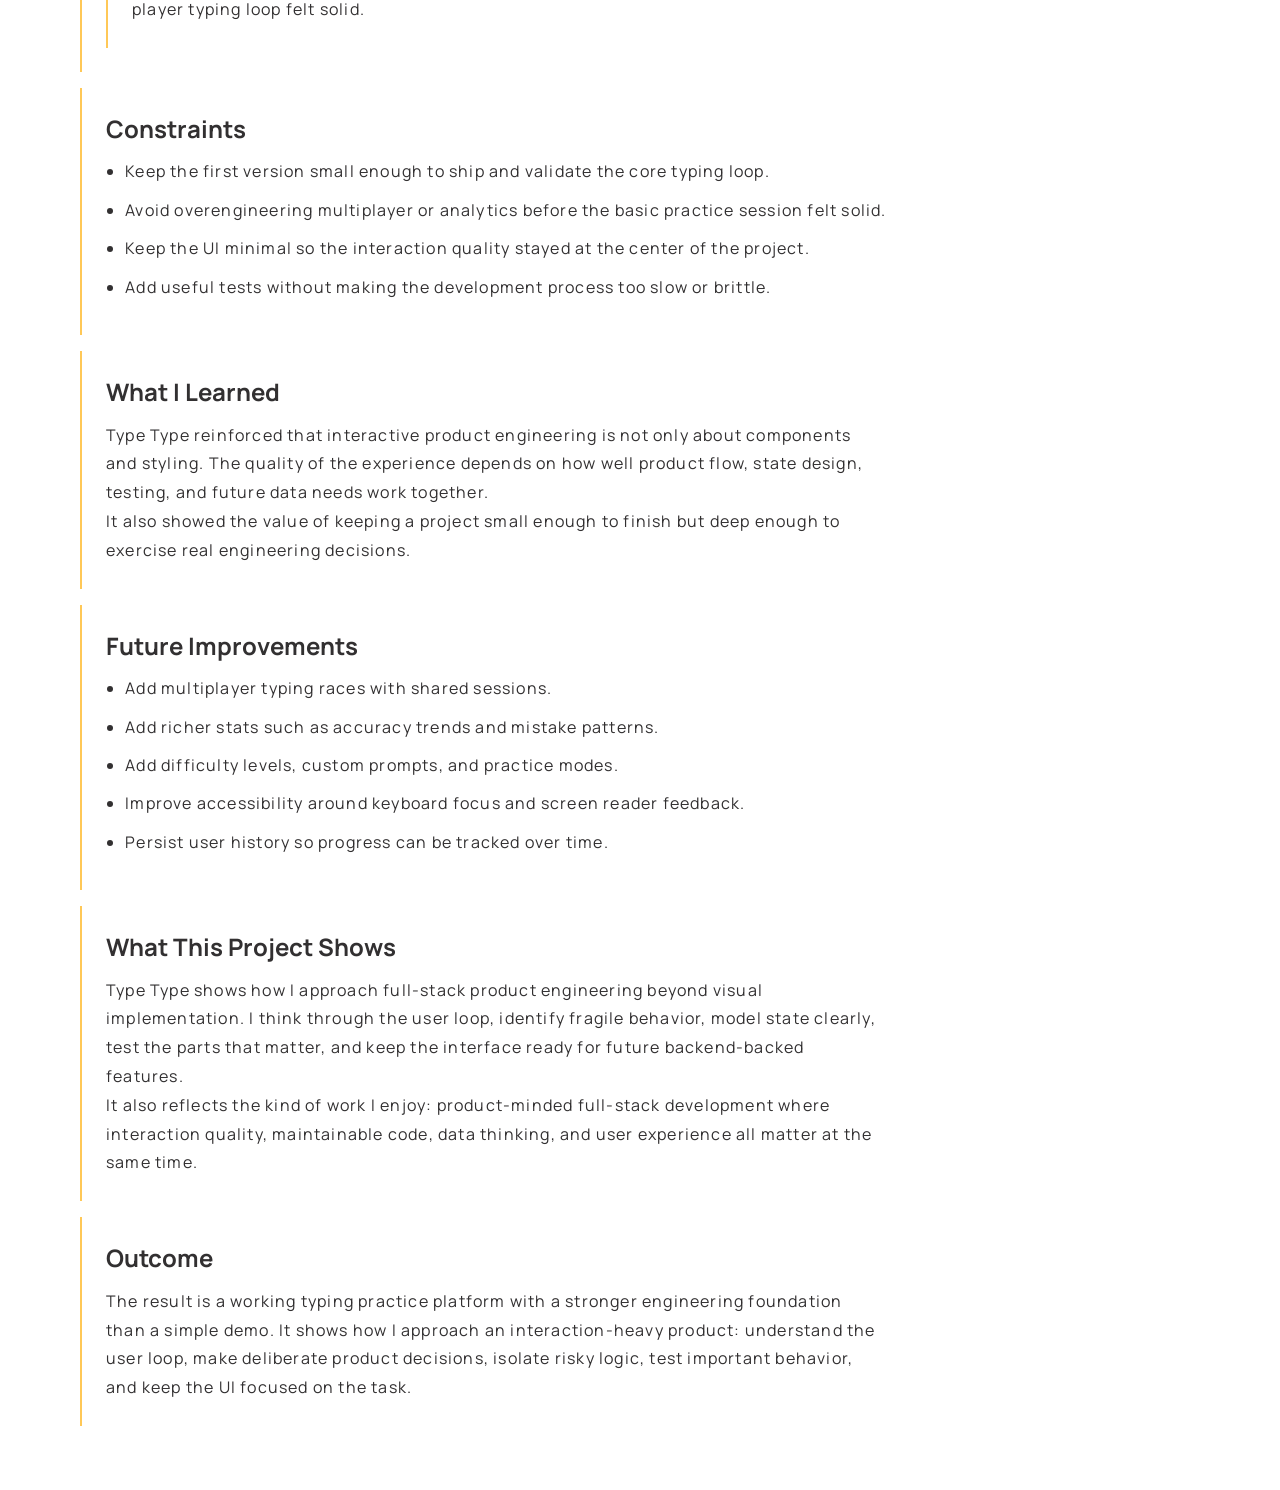
<file: type-type.html>
<!DOCTYPE html>
<html lang="en">
  <head>
    <meta charset="UTF-8" />
    <meta http-equiv="X-UA-Compatible" content="IE=edge" />
    <meta name="viewport" content="width=device-width, initial-scale=1.0" />
    <meta
      name="description"
      content="Type Type case study by Deepanshu Chaudhary: a React typing test platform built with TDD, Playwright, product thinking, scalable architecture, and planning for backend-backed features."
    />
    <meta name="robots" content="index, follow" />
    <meta name="theme-color" content="#ffc857" />
    <link rel="canonical" href="https://deepanshu.space/type-type.html" />
    <meta property="og:type" content="article" />
    <meta property="og:url" content="https://deepanshu.space/type-type.html" />
    <meta property="og:title" content="Type Type Case Study | Deepanshu Chaudhary" />
    <meta
      property="og:description"
      content="A detailed case study for Type Type, a tested React typing practice platform."
    />
    <meta property="og:image" content="https://deepanshu.space/img/typetype.png" />
    <link rel="shortcut icon" href="https://deepanshu.space/favicon.ico" />
    <link rel="preconnect" href="https://fonts.googleapis.com" />
    <link rel="preconnect" href="https://fonts.gstatic.com" crossorigin />
    <link
      href="https://fonts.googleapis.com/css2?family=DM+Serif+Display&family=Geist+Pixel&family=Manrope:wght@200..800&display=swap"
      rel="stylesheet"
    />
    <link rel="stylesheet" href="./style.css" />
    <script>
      (function () {
        var storedTheme = localStorage.getItem("theme");
        var prefersDark = window.matchMedia("(prefers-color-scheme: dark)").matches;
        var theme = storedTheme || (prefersDark ? "dark" : "light");

        if (theme === "dark") {
          document.documentElement.classList.add("theme-dark");
        }
      })();
    </script>
    <title>Type Type Case Study | Deepanshu Chaudhary</title>
  </head>
  <body class="case-study-page">
    <main class="case-study">
      <a class="case-back-link" href="./index.html#work">Back to portfolio</a>

      <section class="case-hero">
        <p class="case-label">Full-stack ready React app / TDD / Playwright / product thinking</p>
        <h1>Type Type</h1>
        <p>
          Type Type is a typing test platform designed to make typing practice
          feel fast, focused, and measurable. The project looks simple from the
          outside, but the core challenge was building an interaction-heavy app
          where every keystroke changes state, feedback, progress, and results.
        </p>
        <p>
          I approached it as both a product and engineering exercise: define the
          smallest useful practice loop, protect the fragile behavior with
          tests, and structure the app so future features like multiplayer and
          richer statistics, accounts, and persisted progress can be added
          without rewriting the foundation.
        </p>
        <div class="case-actions">
          <a class="project-link" href="https://type-type-delta.vercel.app/" target="_blank"
            >View live project</a
          >
        </div>
        <img
          class="case-hero-image"
          src="./img/typetype.png"
          alt="Type Type typing test platform screenshot"
        />
      </section>

      <section class="case-grid">
        <article class="case-panel">
          <h2>Role</h2>
          <p>
            Full-stack minded engineer responsible for product flow, React
            implementation, state handling, test strategy, UI iteration, and
            planning future backend-backed features.
          </p>
        </article>
        <article class="case-panel">
          <h2>Stack</h2>
          <p>
            React, JavaScript, TDD, Playwright, responsive UI patterns, and
            architecture planning for accounts, stats, and multiplayer sessions.
          </p>
        </article>
        <article class="case-panel">
          <h2>Product Goal</h2>
          <p>
            Help users practice typing with immediate feedback, clear progress,
            and a simple experience that does not distract from the test itself.
          </p>
        </article>
      </section>

      <section class="case-section case-snapshot">
        <h2>Project Snapshot</h2>
        <div class="case-metrics">
          <article>
            <span>01</span>
            <h3>Interaction-first product</h3>
            <p>
              The main value is not a static page. It is the accuracy and feel
              of the typing loop.
            </p>
          </article>
          <article>
            <span>02</span>
            <h3>Test-protected behavior</h3>
            <p>
              The riskiest parts of the app were protected with TDD and
              end-to-end validation.
            </p>
          </article>
          <article>
            <span>03</span>
            <h3>Built for iteration</h3>
            <p>
              The foundation was kept simple enough to ship, but structured for
              richer stats and multiplayer later.
            </p>
          </article>
        </div>
      </section>

      <section class="case-section">
        <h2>Why This Project</h2>
        <p>
          I wanted to build a project where the main value did not come from a
          static layout, but from the quality of the interaction. A typing test
          is a good challenge because the app has to respond instantly and
          correctly to every input. Small bugs are easy for users to feel:
          incorrect character highlighting, timer issues, result mismatches, or
          state that does not reset cleanly can break trust immediately.
        </p>
        <p>
          That made Type Type a useful project for practicing product thinking,
          state design, testing discipline, and full-stack product decisions in
          one focused experience.
        </p>
        <blockquote class="case-quote">
          The product question was: how do we make a tiny interaction feel
          reliable enough that users can trust it over and over again?
        </blockquote>
      </section>

      <section class="case-section">
        <h2>The Problem</h2>
        <p>
          Typing practice apps appear straightforward, but the core flow is
          state-heavy. The app needs to know what the user is typing, what text
          they are typing against, which character is active, which characters
          are correct or incorrect, when the test starts, when it ends, and what
          results should be shown.
        </p>
        <p>
          The challenge was to keep that logic reliable while keeping the user
          interface minimal. I did not want users to think about the app. I
          wanted them to start typing, understand their mistakes, and finish with
          useful feedback.
        </p>
        <div class="case-problem-map">
          <article>
            <h3>User sees</h3>
            <p>Prompt text, current character, mistake feedback, and result.</p>
          </article>
          <article>
            <h3>App tracks</h3>
            <p>Input, expected text, active index, accuracy, time, and status.</p>
          </article>
          <article>
            <h3>Risk</h3>
            <p>One incorrect state update can make the entire test feel broken.</p>
          </article>
        </div>
      </section>

      <section class="case-section">
        <h2>Core User Flow</h2>
        <div class="case-flow">
          <article>
            <span>Start</span>
            <p>User enters the test without extra setup.</p>
          </article>
          <article>
            <span>Type</span>
            <p>Every keystroke updates progress and feedback.</p>
          </article>
          <article>
            <span>Validate</span>
            <p>The app compares typed input with expected characters.</p>
          </article>
          <article>
            <span>Result</span>
            <p>User sees completion feedback and can try again.</p>
          </article>
        </div>
        <div class="case-steps">
          <article>
            <h3>1. Enter the test quickly</h3>
            <p>
              The first screen needed to make the action obvious. The user
              should not need onboarding or explanation before starting a typing
              session.
            </p>
          </article>
          <article>
            <h3>2. Type with live feedback</h3>
            <p>
              The main interaction had to show progress and mistakes without
              visually overwhelming the user. Feedback needed to be visible but
              not noisy.
            </p>
          </article>
          <article>
            <h3>3. Finish with clear results</h3>
            <p>
              At the end of a test, the app should help the user understand how
              they performed and encourage another attempt.
            </p>
          </article>
        </div>
      </section>

      <section class="case-section">
        <h2>Product Decisions</h2>
        <p>
          I made product decisions by asking whether each idea helped the user
          type, understand feedback, or improve over repeated attempts. Anything
          outside that loop was treated as secondary.
        </p>
        <div class="case-decision-grid">
          <article>
            <h3>Keep the interface focused</h3>
            <p class="case-decision-label">Why</p>
            <p>
              I avoided adding too many controls or decorative elements because
              the typing area is the product. The UI should support the practice
              session, not compete with it.
            </p>
            <p class="case-decision-label">Impact</p>
            <p>Users can understand the task immediately and stay in flow.</p>
          </article>
          <article>
            <h3>Prioritize instant feedback</h3>
            <p class="case-decision-label">Why</p>
            <p>
              Users need to know whether they are on track while typing. Live
              character feedback is more useful than waiting until the end to
              show errors.
            </p>
            <p class="case-decision-label">Impact</p>
            <p>Mistakes become easier to notice and correct during practice.</p>
          </article>
          <article>
            <h3>Design for repetition</h3>
            <p class="case-decision-label">Why</p>
            <p>
              Typing practice is repetitive by nature, so resetting the test,
              starting again, and understanding the result state needed to feel
              smooth.
            </p>
            <p class="case-decision-label">Impact</p>
            <p>The product feels like a practice tool, not a one-time demo.</p>
          </article>
        </div>
      </section>

      <section class="case-section">
        <h2>Engineering Approach</h2>
        <p>
          I treated the typing experience as a small state machine. Instead of
          thinking only in terms of screens, I thought through the states the app
          can be in: waiting to start, actively typing, showing mistakes,
          completing the test, and resetting for another round.
        </p>
        <p>
          This helped make the logic easier to reason about. When the user types
          a character, the app has to compare it against the expected character,
          update progress, update feedback, and decide whether the test is
          complete. Separating those decisions from the visual rendering made the
          app easier to test and change.
        </p>
        <div class="case-architecture">
          <article>
            <span>Input</span>
            <p>Keyboard events and typed characters</p>
          </article>
          <article>
            <span>Logic</span>
            <p>Comparison, active index, accuracy, completion</p>
          </article>
          <article>
            <span>State</span>
            <p>Current progress, mistake status, test lifecycle</p>
          </article>
          <article>
            <span>UI</span>
            <p>Prompt display, feedback, progress, result state</p>
          </article>
          <article>
            <span>Tests</span>
            <p>Unit behavior, component behavior, end-to-end flow</p>
          </article>
        </div>
      </section>

      <section class="case-section">
        <h2>Typing Session State Model</h2>
        <p>
          A useful way to think about the app was as a session with clear states.
          This made the behavior easier to reason about and helped define what
          should be tested.
        </p>
        <div class="case-state-flow">
          <article>
            <span>Idle</span>
            <p>Prompt is visible, input is empty, and the timer has not started.</p>
          </article>
          <article>
            <span>Active</span>
            <p>User is typing, feedback updates, and progress is tracked.</p>
          </article>
          <article>
            <span>Completed</span>
            <p>The prompt is finished and the app shows the result state.</p>
          </article>
          <article>
            <span>Reset</span>
            <p>Input and result state are cleared so the user can try again.</p>
          </article>
        </div>
      </section>

      <section class="case-section">
        <h2>Why TDD</h2>
        <p>
          I used test-driven development because the highest-risk part of the
          project was not how the UI looked. It was whether the interaction
          behaved correctly across many small input changes.
        </p>
        <p>
          The TDD approach also helped me slow down at the right moment. Before
          writing UI code, I had to define what correct behavior actually meant:
          what should happen after a correct key, an incorrect key, a completed
          prompt, or a reset. That made the implementation more intentional.
        </p>
        <ul class="case-list">
          <li>
            Tests helped define expected behavior before implementation details
            got too complicated.
          </li>
          <li>
            They made refactoring safer because the core typing logic could be
            changed without guessing whether old behavior still worked.
          </li>
          <li>
            They encouraged smaller, clearer functions instead of burying all
            logic inside UI components.
          </li>
        </ul>
      </section>

      <section class="case-section">
        <h2>Testing Strategy</h2>
        <p>
          The testing strategy followed the same shape as the product risk. The
          closer something was to the typing interaction, the more important it
          was to verify.
        </p>
        <div class="case-steps">
          <article>
            <h3>Unit-level confidence</h3>
            <p>
              Core typing behavior was treated as logic that should be tested
              directly: character matching, progress, completion, and reset
              behavior.
            </p>
          </article>
          <article>
            <h3>Component behavior</h3>
            <p>
              UI behavior needed to reflect the underlying state clearly. The
              component layer was tested around what users can see and do.
            </p>
          </article>
          <article>
            <h3>End-to-end validation</h3>
            <p>
              Playwright was used to validate the complete flow like a real user:
              open the app, type through a test, and reach the expected result.
            </p>
          </article>
        </div>
      </section>

      <section class="case-section">
        <h2>Examples of Test Cases</h2>
        <p>
          I focused test coverage on behavior that would immediately affect
          trust in the product if it broke.
        </p>
        <div class="case-checklist">
          <article>
            <h3>Typing behavior</h3>
            <ul class="case-list">
              <li>Starts the test when the user begins typing.</li>
              <li>Marks correct characters correctly.</li>
              <li>Marks incorrect characters correctly.</li>
              <li>Tracks progress through the prompt.</li>
            </ul>
          </article>
          <article>
            <h3>Session behavior</h3>
            <ul class="case-list">
              <li>Does not show results before completion.</li>
              <li>Ends the test when the prompt is completed.</li>
              <li>Clears input and result state after retry.</li>
              <li>Keeps reset behavior predictable.</li>
            </ul>
          </article>
          <article>
            <h3>End-to-end flow</h3>
            <ul class="case-list">
              <li>Loads the app successfully.</li>
              <li>Allows a user to complete a full typing session.</li>
              <li>Shows the expected final result state.</li>
            </ul>
          </article>
        </div>
      </section>

      <section class="case-section">
        <h2>Why Playwright</h2>
        <p>
          For this type of app, end-to-end tests are valuable because the main
          risk is the full interaction, not one isolated function. Playwright
          helped verify that keyboard input, DOM updates, visual states, and test
          completion worked together.
        </p>
        <p>
          This gave me confidence that the app still worked after UI changes,
          styling changes, or refactors to the typing logic.
        </p>
      </section>

      <section class="case-section">
        <h2>Edge Cases Considered</h2>
        <p>
          Because typing apps react to rapid input, edge cases can appear very
          quickly. I considered these scenarios while shaping the logic and test
          coverage.
        </p>
        <ul class="case-list">
          <li>User types the wrong character.</li>
          <li>User deletes input or changes direction during the test.</li>
          <li>User completes the prompt exactly.</li>
          <li>User restarts after finishing.</li>
          <li>Timer should not start before the user begins typing.</li>
          <li>Results should not appear before the session is complete.</li>
        </ul>
      </section>

      <section class="case-section">
        <h2>UI and Interaction Decisions</h2>
        <p>
          Visually, I wanted the page to feel direct and low-friction. The design
          should support concentration: clear text, obvious feedback, and enough
          whitespace to make the typing area feel calm.
        </p>
        <ul class="case-list">
          <li>
            The typing area stays visually central so the user always knows
            where to focus.
          </li>
          <li>
            Feedback is immediate, because delayed error feedback would make the
            practice session less useful.
          </li>
          <li>
            The result state is intentionally simple so users can quickly decide
            whether to try again.
          </li>
          <li>
            The layout is responsive so the experience remains usable across
            different screen sizes.
          </li>
        </ul>
      </section>

      <section class="case-section">
        <h2>Tradeoffs</h2>
        <p>
          The biggest tradeoff was choosing depth over breadth. It would have
          been easy to add more visible features, but the project was stronger
          when the core interaction was treated as the main feature.
        </p>
        <div class="case-steps">
          <article>
            <h3>Simple first, expandable later</h3>
            <p>
              I kept the first version focused on the core typing experience
              instead of adding many modes immediately. This made the foundation
              easier to validate.
            </p>
          </article>
          <article>
            <h3>Testing important paths first</h3>
            <p>
              Rather than trying to test everything, I focused testing effort on
              the paths most likely to break the user experience: typing,
              feedback, completion, and reset.
            </p>
          </article>
          <article>
            <h3>Product scope</h3>
            <p>
              Multiplayer was planned as a future direction, but I did not want
              to add it before the single-player typing loop felt solid.
            </p>
          </article>
        </div>
      </section>

      <section class="case-section">
        <h2>Constraints</h2>
        <ul class="case-list">
          <li>
            Keep the first version small enough to ship and validate the core
            typing loop.
          </li>
          <li>
            Avoid overengineering multiplayer or analytics before the basic
            practice session felt solid.
          </li>
          <li>
            Keep the UI minimal so the interaction quality stayed at the center
            of the project.
          </li>
          <li>
            Add useful tests without making the development process too slow or
            brittle.
          </li>
        </ul>
      </section>

      <section class="case-section">
        <h2>What I Learned</h2>
        <p>
          Type Type reinforced that interactive product engineering is not only
          about components and styling. The quality of the experience depends on
          how well product flow, state design, testing, and future data needs
          work together.
        </p>
        <p>
          It also showed the value of keeping a project small enough to finish
          but deep enough to exercise real engineering decisions.
        </p>
      </section>

      <section class="case-section">
        <h2>Future Improvements</h2>
        <ul class="case-list">
          <li>Add multiplayer typing races with shared sessions.</li>
          <li>Add richer stats such as accuracy trends and mistake patterns.</li>
          <li>Add difficulty levels, custom prompts, and practice modes.</li>
          <li>Improve accessibility around keyboard focus and screen reader feedback.</li>
          <li>Persist user history so progress can be tracked over time.</li>
        </ul>
      </section>

      <section class="case-section">
        <h2>What This Project Shows</h2>
        <p>
          Type Type shows how I approach full-stack product engineering beyond
          visual implementation. I think through the user loop, identify fragile
          behavior, model state clearly, test the parts that matter, and keep the
          interface ready for future backend-backed features.
        </p>
        <p>
          It also reflects the kind of work I enjoy: product-minded full-stack
          development where interaction quality, maintainable code, data
          thinking, and user experience all matter at the same time.
        </p>
      </section>

      <section class="case-section">
        <h2>Outcome</h2>
        <p>
          The result is a working typing practice platform with a stronger
          engineering foundation than a simple demo. It shows how I approach an
          interaction-heavy product: understand the user loop, make deliberate
          product decisions, isolate risky logic, test important behavior, and
          keep the UI focused on the task.
        </p>
      </section>
    </main>
  </body>
</html>
</file>
<file: style.css>
* {
  padding: 0;
  margin: 0;
  box-sizing: border-box;
  font-family: "Manrope", sans-serif;
}
html {
  scroll-behavior: smooth;
}

body {
  color: #323031;
  transition: background-color 0.25s ease, color 0.25s ease;
}

p,
li {
  line-height: 1.75;
}

.noisy {
  position: fixed;
  left: 0;
  top: 0;
  right: 0;
  bottom: 0;
  z-index: -1;
  display: block;
  width: 100%;
  height: 100%;
  -webkit-box-pack: center;
  -webkit-justify-content: center;
  -ms-flex-pack: center;
  justify-content: center;
  -webkit-box-align: center;
  -webkit-align-items: center;
  -ms-flex-align: center;
  align-items: center;
  background-image: url(./img/noise.gif);
  background-size: 100px 100px;
  opacity: 0.3;
}
.circle {
  position: fixed;
  left: 0;
  top: 0;
  border: solid 1px #ffc857;
  width: 60px;
  height: 60px;
  border-radius: 50%;
  z-index: 99999;
  will-change: transform;

  pointer-events: none;
}

#navbar {
  overflow: hidden;
  display: flex;
  position: fixed;
  width: 100%;
  top: -20%;
  padding: 60px 10px;
  align-items: center;
  justify-content: space-around;
  z-index: 99;
  transition: background-color 0.25s ease;
  opacity: 0;
}

nav .logo a {
  font-family: "Geist Pixel", "Manrope", sans-serif;
  color: #ffc857;
  font-size: 28px;
  position: relative;
}

nav ul {
  display: flex;

  list-style: none;
}
nav ul li {
  padding: 0 2rem;
}
nav ul li a {
  position: relative;
  transition: all 0.3s ease;
}

nav ul li a:hover,
nav ul li a.is-active {
  color: #ffc857;
}

nav ul li a.is-active::after {
  content: "";
  position: absolute;
  left: 0;
  right: 0;
  bottom: -0.45rem;
  height: 2px;
  background-color: #ffc857;
}
nav .social a {
  color: #323031;
  display: inline-flex;
  align-items: center;
  justify-content: center;
  width: 1.25rem;
  height: 1.25rem;
  font-size: 18px;
  line-height: 1;
  transition: all 0.3s ease;
}

nav .social {
  display: flex;
  align-items: center;
  gap: 1rem;
}

nav .social i {
  color: inherit;
  font-size: inherit;
  line-height: 1;
  padding-right: 0;
  transition: all 0.3s ease;
}

nav .social i::before {
  color: inherit;
  transition: color 0.3s ease;
}

nav .social a:hover,
nav .social a:hover i,
nav .social a:hover i::before,
nav .social .theme-toggle:hover,
nav .social .theme-toggle:hover i,
nav .social .theme-toggle:hover i::before {
  color: #ffc857;
}

.theme-toggle {
  width: 1.25rem;
  height: 1.25rem;
  border: 0;
  border-radius: 0;
  color: #323031;
  background-color: transparent;
  display: inline-flex;
  align-items: center;
  justify-content: center;
  cursor: pointer;
  font-size: 18px;
  line-height: 1;
  padding: 0;
  transition: all 0.3s ease;
}

.theme-toggle:hover {
  color: #ffc857;
}

.theme-toggle i {
  font-size: inherit;
  line-height: 1;
  padding-right: 0;
  transition: all 0.3s ease;
}

a {
  text-decoration: none;
  color: black;
}

.theme-dark body {
  color: #f4efe6;
  background-color: #11100f;
}

.theme-dark .noisy {
  opacity: 0.18;
  filter: invert(1) contrast(1.25);
  mix-blend-mode: screen;
}

.theme-dark a,
.theme-dark nav ul li a,
.theme-dark .hero h3,
.theme-dark .hero #anshu,
.theme-dark .education-card h4,
.theme-dark .skill-group h4,
.theme-dark .experience-card h4,
.theme-dark .experience-role,
.theme-dark .project-summary,
.theme-dark .project-link,
.theme-dark .contact-links a,
.theme-dark .social.btm i,
.theme-dark .btn,
.theme-dark button,
.theme-dark input,
.theme-dark textarea {
  color: #f4efe6;
}

.theme-dark nav .logo a,
.theme-dark nav ul li a:hover,
.theme-dark nav ul li a.is-active,
.theme-dark .hero #deep,
.theme-dark .mob-title,
.theme-dark .right .r-inner-box h3,
.theme-dark .impact-card span,
.theme-dark .case-hero h1,
.theme-dark .case-panel h2,
.theme-dark .case-section h2,
.theme-dark .case-steps h3,
.theme-dark .case-checklist h3,
.theme-dark .case-quote,
.theme-dark blockquote {
  color: #ffc857;
}

.theme-dark nav .social a,
.theme-dark nav .social .theme-toggle {
  color: #f4efe6;
}

.theme-dark nav .social a:hover,
.theme-dark nav .social a:hover i,
.theme-dark nav .social a:hover i::before,
.theme-dark nav .social .theme-toggle:hover,
.theme-dark nav .social .theme-toggle:hover i,
.theme-dark nav .social .theme-toggle:hover i::before {
  color: #ffc857;
}

.theme-dark .circle {
  border-color: rgba(255, 200, 87, 0.8);
}

.theme-dark .scribble path {
  stroke: #f4efe6;
}

.theme-dark .scribble-design path {
  stroke: #ffc857;
}

.theme-dark .left span {
  color: rgba(244, 239, 230, 0.18);
}

.theme-dark .about-card,
.theme-dark .impact-card,
.theme-dark .education-card,
.theme-dark .skill-group,
.theme-dark .experience-card,
.theme-dark .project-card,
.theme-dark .contact-card,
.theme-dark .case-hero,
.theme-dark .case-panel,
.theme-dark .case-section,
.theme-dark .case-steps article {
  background-color: rgba(17, 16, 15, 0.68);
  border-left-color: #ffc857;
}

.theme-dark .skill-group li,
.theme-dark .experience-tools li,
.theme-dark .project-tools li {
  color: #f4efe6;
  background-color: transparent;
  border-color: rgba(244, 239, 230, 0.32);
}

.theme-dark .education-card p,
.theme-dark .education-topics li {
  color: rgba(244, 239, 230, 0.82);
}

.theme-dark .education-topics strong {
  color: #f4efe6;
}

.theme-dark .case-metrics article,
.theme-dark .case-problem-map article,
.theme-dark .case-decision-grid article,
.theme-dark .case-architecture article,
.theme-dark .case-state-flow article,
.theme-dark .case-checklist article,
.theme-dark .case-flow article {
  color: #f4efe6;
  background-color: transparent;
  border-color: rgba(244, 239, 230, 0.32);
}

.theme-dark .project-type,
.theme-dark .project-note,
.theme-dark .experience-date,
.theme-dark .experience-meta,
.theme-dark .case-label,
.theme-dark .case-decision-label,
.theme-dark .case-media figcaption {
  color: rgba(244, 239, 230, 0.68);
}

.theme-dark .project-image,
.theme-dark .case-hero-image,
.theme-dark .case-media img,
.theme-dark .r-inner-box .img {
  background-color: #1a1817;
  border-color: rgba(244, 239, 230, 0.14);
}

.theme-dark .form-control,
.theme-dark input,
.theme-dark textarea {
  color: #f4efe6;
  background-color: rgba(17, 16, 15, 0.42);
  border-color: rgba(244, 239, 230, 0.28);
}

.theme-dark input::placeholder,
.theme-dark textarea::placeholder {
  color: rgba(244, 239, 230, 0.55);
}

h3{
  font-family: "Geist Pixel", "Manrope", sans-serif;
}

.hero {
  margin-top: -2rem;
  display: flex;
  flex-direction: column;
  justify-content: center;
  align-items: center;
  background-color: transparent;
  width: 100%;
  height: 140vh;
  overflow: hidden;
  position: relative;
}
.hero-scribbles {
  position: absolute;
  inset: 0;
  pointer-events: none;
  z-index: 0;
}

.scribble {
  position: absolute;
  width: clamp(150px, 18vw, 260px);
  opacity: 0.38;
}

.scribble path {
  stroke: #323031;
  stroke-width: 5;
  stroke-linecap: round;
  stroke-linejoin: round;
  stroke-dasharray: 520;
  stroke-dashoffset: 520;
  opacity: 0;
}

.scribble-design {
  left: 10%;
  top: 24%;
  transform: rotate(-10deg);
}

.scribble-code {
  right: 9%;
  top: 31%;
  transform: rotate(8deg);
}

.scribble-thinking {
  left: 58%;
  top: 62%;
  transform: rotate(-4deg);
}

.scribble-design path {
  stroke: #ffc857;
}

.hero i {
  position: absolute;
  top: -4%;
  right: 0;
  font-size: 20rem;
  font-weight: 200;
  opacity: 0.1;
  z-index: 0;
}

.hero-text {
  font-family: "Geist Pixel", "Manrope", sans-serif;
}

.hero-text * {
  font-family: inherit;
}

.hero h3 {
  font-size: 184px;
  font-weight: 700;
  color: #323031;
  display: block;
  text-align: center;
  line-height: 180px;
  font-weight: 400;
  isolation: isolate;
  position: relative;
  z-index: 1;
  letter-spacing: 2px;
}

.hero-text h3 {
  transition: color 0.25s ease, text-shadow 0.25s ease;
}

.hero-text h3::before,
.hero-text h3::after {
  content: attr(data-text);
  position: absolute;
  inset: 0;
  opacity: 0;
  pointer-events: none;
  z-index: -1;
}

.hero-text h3:hover,
.hero-text h3:focus-visible {
  text-shadow: 3px 0 0 rgba(255, 200, 87, 0.45),
    -3px 0 0 rgba(50, 48, 49, 0.18);
}

.hero-text h3:hover::before,
.hero-text h3:focus-visible::before {
  color: #ffc857;
  animation: pixel-shift-a 0.42s steps(2, end) both;
  opacity: 0.55;
}

.hero-text h3:hover::after,
.hero-text h3:focus-visible::after {
  color: currentColor;
  animation: pixel-shift-b 0.42s steps(2, end) both;
  opacity: 0.32;
}

@keyframes pixel-shift-a {
  0%,
  100% {
    clip-path: inset(0 0 0 0);
    transform: translate(0, 0);
  }
  25% {
    clip-path: inset(12% 0 62% 0);
    transform: translate(4px, -2px);
  }
  50% {
    clip-path: inset(46% 0 28% 0);
    transform: translate(-3px, 2px);
  }
  75% {
    clip-path: inset(72% 0 8% 0);
    transform: translate(2px, 3px);
  }
}

@keyframes pixel-shift-b {
  0%,
  100% {
    clip-path: inset(0 0 0 0);
    transform: translate(0, 0);
  }
  25% {
    clip-path: inset(66% 0 10% 0);
    transform: translate(-4px, 2px);
  }
  50% {
    clip-path: inset(18% 0 54% 0);
    transform: translate(3px, -1px);
  }
  75% {
    clip-path: inset(38% 0 36% 0);
    transform: translate(-2px, -3px);
  }
}

.hero #deep {
  display: inline-block;
  color: #ffc857;
}
.hero #anshu {
  display: inline-block;
  color: #323031;
}

.hero p {
  display: block;
  padding-top: 4rem;
  font-size: 20px;
  font-weight: 300;
  position: relative;
  z-index: 1;
}

.hero-text #welcome {
  text-align: center;
}

.container {
  display: flex;
  padding-bottom: 4rem;
}

.left {
  padding: 5rem;

  display: flex;
  align-items: center;
  justify-content: center;
  flex-direction: column;
  height: 100vh;
  width: 40%;
  position: sticky;
  top: 0;
}
.bg-img.one {
  position: absolute;
  left: 40%;
  top: 35%;
  width: 100%;
  height: 100%;
  background-repeat: no-repeat;
  background-image: url(./img/undraw_Developer_activity_re_39tg.svg);
  background-size: 58%;
}
.bg-img.two {
  position: absolute;
  left: 25%;
  top: 32%;
  width: 100%;
  height: 100%;
  background-repeat: no-repeat;
  background-image: url(./img/undraw_Hello_re_3evm.svg);
  background-size: 78%;
}
.bg-img.three {
  position: absolute;
  left: 32%;
  top: 38%;
  width: 100%;
  height: 100%;
  background-repeat: no-repeat;
  background-size: 50%;
  background-image: url("./img/undraw_Business_deal_re_up4u.svg");
}
.left span {
  position: absolute;
  top: 10%;
  left: 6%;
  z-index: -2;
  display: block;
  font-family: "Geist Pixel", "Manrope", sans-serif;
  font-size: 200px;
  font-weight: 300;
  opacity: 0.7;
  color: rgb(223, 223, 223);
}

.right {
  width: 60%;
  z-index: 2;
}

.right .r-inner-box {
  width: 100%;
  padding-left: 5rem;
  padding-top: 4rem;
  padding-bottom: 4rem;
  min-height: auto;
  display: flex;
  flex-direction: column;
  align-items: flex-start;
  justify-content: center;
  background-color: transparent;
  line-height: 2rem;
  letter-spacing: 1.2px;
}
.r-inner-box.work {
  height: auto;
  min-height: auto;
  justify-content: center;
  padding-top: 4rem;
  padding-bottom: 4rem;
}
.right .r-inner-box ul li {
  list-style: none;
  padding-bottom: 1rem;
}

.right .r-inner-box.about-intro,
.right .r-inner-box.education-box,
.right .r-inner-box.impact-box,
.right .r-inner-box.skills-box {
  height: auto;
  min-height: auto;
  justify-content: flex-start;
}

.about-card,
.impact-list,
.education-list,
.experience-card,
.project-card,
.contact-card,
.fields {
  box-sizing: border-box;
  width: min(100%, 760px);
}

.about-card,
.impact-card,
.education-card,
.skill-group,
.experience-card,
.project-card,
.contact-card {
  border-left: 2px solid #ffc857;
  padding: 1.25rem;
  background-color: rgba(255, 255, 255, 0.45);
}

.about-card p,
.contact-card p {
  max-width: 680px;
  line-height: 1.8;
}

.about-focus {
  padding: 1rem 1rem 0 1.2rem;
}

.right .r-inner-box .about-focus li {
  list-style: disc;
  padding-bottom: 0.6rem;
}

.impact-list {
  display: grid;
  gap: 1rem;
}

.impact-card {
  display: grid;
  grid-template-columns: auto 1fr;
  gap: 1rem;
}

.impact-card span {
  color: #ffc857;
  font-size: 18px;
  font-weight: 700;
  line-height: 1.8;
}

.impact-card p {
  line-height: 1.8;
}

.education-list {
  display: grid;
  gap: 1rem;
}

.education-card {
  display: flex;
  gap: 1rem;
}

.education-card h4 {
  color: #323031;
  font-size: 18px;
  line-height: 1.4;
}

.education-card p {
  color: #495057;
  line-height: 1.6;
}

.education-topics {
  padding: 1rem 0 0 1.2rem;
}

.right .r-inner-box .education-topics li {
  list-style: disc;
  padding-bottom: 0.6rem;
}

.theme-dark .right .r-inner-box .education-topics li {
  color: rgba(244, 239, 230, 0.82);
}

.theme-dark .right .r-inner-box .education-topics strong {
  color: #f4efe6;
}

.skills {
  box-sizing: border-box;
  display: grid;
  grid-template-columns: repeat(2, minmax(240px, 1fr));
  gap: 1.5rem;
  width: min(100%, 760px);
}

.skill-group {
  padding: 1.25rem;
}

.skill-group h4 {
  color: #323031;
  font-size: 18px;
  font-weight: 700;
  letter-spacing: 1px;
  line-height: 1.4;
  padding-bottom: 0.8rem;
}

.skill-group ul {
  display: flex;
  flex-wrap: wrap;
  gap: 0.6rem;
  padding-left: 0;
}

.right .r-inner-box .skill-group li {
  border: 1px solid rgba(50, 48, 49, 0.18);
  border-radius: 4px;
  color: #323031;
  line-height: 1.2;
  padding: 0.45rem 0.65rem;
  background-color: rgba(255, 255, 255, 0.65);
}

.theme-dark .right .r-inner-box .skill-group li {
  color: #f4efe6;
  background-color: transparent;
  border-color: rgba(244, 239, 230, 0.32);
}

.right .r-inner-box.experience-box {
  height: auto;
  min-height: auto;
  justify-content: flex-start;
}

.right .r-inner-box.contact-box {
  height: auto;
  min-height: auto;
  justify-content: flex-start;
}

.experience-card {
  max-width: none;
}

.experience-card h4 {
  color: #323031;
  font-size: 24px;
  line-height: 1.4;
  margin: 0.35rem 0 0.5rem;
}

.experience-date,
.experience-role,
.experience-meta {
  letter-spacing: 1px;
  line-height: 1.6;
}

.experience-date,
.experience-meta {
  color: #495057;
  font-size: 14px;
}

.experience-role {
  color: #323031;
  font-weight: 700;
  margin-bottom: 0.35rem;
}

.experience-date {
  margin-bottom: 0.25rem;
}

.experience-meta {
  margin-bottom: 1rem;
}

.experience-list {
  padding: 1rem 1rem 0.5rem 1.2rem;
}

.right .r-inner-box .experience-list li {
  list-style: disc;
  padding-bottom: 0.6rem;
}

.experience-tools {
  display: flex;
  flex-wrap: wrap;
  gap: 0.6rem;
  padding-left: 0;
}

.right .r-inner-box .experience-tools li {
  border: 1px solid rgba(50, 48, 49, 0.18);
  border-radius: 4px;
  color: #323031;
  line-height: 1.2;
  padding: 0.45rem 0.65rem;
  background-color: rgba(255, 255, 255, 0.65);
}

.theme-dark .right .r-inner-box .experience-tools li {
  color: #f4efe6;
  background-color: transparent;
  border-color: rgba(244, 239, 230, 0.32);
}

.project-card {
  width: min(100%, 760px);
}

.right .r-inner-box .project-card h3 {
  margin-top: 0.35rem;
  padding-bottom: 0.75rem;
}

.project-type,
.project-note {
  color: #495057;
  font-size: 14px;
  letter-spacing: 1px;
  line-height: 1.6;
}

.project-summary {
  max-width: 680px;
  color: #323031;
  line-height: 1.8;
  margin-top: 0.25rem;
}

.project-highlights {
  padding: 1rem 1rem 0.5rem 1.2rem;
}

.right .r-inner-box .project-highlights li {
  list-style: disc;
  padding-bottom: 0.6rem;
}

.project-tools {
  display: flex;
  flex-wrap: wrap;
  gap: 0.6rem;
  padding-left: 0;
  padding-top: 0.25rem;
}

.right .r-inner-box .project-tools li {
  border: 1px solid rgba(50, 48, 49, 0.18);
  border-radius: 4px;
  color: #323031;
  line-height: 1.2;
  padding: 0.45rem 0.65rem;
  background-color: rgba(255, 255, 255, 0.65);
}

.theme-dark .right .r-inner-box .project-tools li {
  color: #f4efe6;
  background-color: transparent;
  border-color: rgba(244, 239, 230, 0.32);
}

.project-actions {
  display: flex;
  flex-wrap: wrap;
  align-items: center;
  gap: 1rem;
  padding-top: 1rem;
}

.project-link {
  display: inline-flex;
  align-items: center;
  border-bottom: 2px solid #ffc857;
  color: #323031;
  font-weight: 700;
  line-height: 1.4;
  padding-bottom: 0.2rem;
  transition: color 0.3s ease;
}

.project-link:hover {
  color: #ffc857;
}

.project-image-link {
  display: block;
}

.project-image {
  display: block;
  width: 100%;
  max-width: 680px;
  margin-top: 1.5rem;
  border: 1px solid rgba(50, 48, 49, 0.12);
  background-color: whitesmoke;
  transition: transform 0.4s ease;
  will-change: transform;
}

.project-image:hover {
  transform: translateY(-4px);
}

.case-study-page {
  color: #323031;
  background-color: transparent;
}

.case-study p,
.case-study li {
  letter-spacing: 1.2px;
}

.case-study {
  width: min(1120px, calc(100% - 2rem));
  margin: 0 auto;
  padding: 4rem 0;
}

.case-back-link {
  display: inline-flex;
  border-bottom: 2px solid #ffc857;
  color: #323031;
  font-weight: 700;
  line-height: 1.4;
  margin-bottom: 3rem;
  padding-bottom: 0.2rem;
  transition: color 0.3s ease;
}

.case-back-link:hover {
  color: #ffc857;
}

.case-hero,
.case-panel,
.case-section,
.case-steps article {
  border-left: 2px solid #ffc857;
  background-color: rgba(255, 255, 255, 0.45);
  padding: 1.5rem;
}

.case-hero {
  margin-bottom: 1.5rem;
}

.case-label {
  color: #495057;
  font-size: 14px;
  letter-spacing: 1px;
  line-height: 1.6;
}

.case-hero h1 {
  color: #ffc857;
  font-size: clamp(3rem, 10vw, 7rem);
  line-height: 1;
  padding: 0.75rem 0 1.25rem;
}

.case-hero p,
.case-section p,
.case-panel p,
.case-steps p {
  max-width: 780px;
  line-height: 1.8;
}

.case-actions {
  display: flex;
  flex-wrap: wrap;
  gap: 1rem;
  padding-top: 1rem;
}

.case-hero-image {
  display: block;
  width: 100%;
  margin-top: 2rem;
  border: 1px solid rgba(50, 48, 49, 0.12);
  background-color: whitesmoke;
}

.case-grid {
  display: grid;
  grid-template-columns: repeat(3, minmax(0, 1fr));
  gap: 1rem;
  margin-bottom: 1rem;
}

.case-metrics,
.case-problem-map,
.case-decision-grid,
.case-architecture,
.case-state-flow,
.case-checklist {
  display: grid;
  gap: 1rem;
}

.case-metrics {
  grid-template-columns: repeat(3, minmax(0, 1fr));
}

.case-problem-map,
.case-decision-grid {
  grid-template-columns: repeat(3, minmax(0, 1fr));
  margin-top: 1.25rem;
}

.case-architecture {
  grid-template-columns: repeat(5, minmax(0, 1fr));
  margin-top: 1.25rem;
}

.case-state-flow {
  grid-template-columns: repeat(4, minmax(0, 1fr));
  margin-top: 1.25rem;
}

.case-checklist {
  grid-template-columns: repeat(3, minmax(0, 1fr));
  margin-top: 1.25rem;
}

.case-metrics article,
.case-problem-map article,
.case-decision-grid article,
.case-architecture article,
.case-state-flow article,
.case-checklist article,
.case-flow article {
  border: 1px solid rgba(50, 48, 49, 0.12);
  background-color: rgba(255, 255, 255, 0.58);
  padding: 1rem;
}

.case-metrics span,
.case-flow span,
.case-architecture span,
.case-state-flow span {
  color: #ffc857;
  display: block;
  font-size: 18px;
  font-weight: 700;
  line-height: 1.4;
  padding-bottom: 0.5rem;
}

.case-metrics h3,
.case-problem-map h3,
.case-decision-grid h3,
.case-checklist h3 {
  color: #323031;
  font-size: 18px;
  line-height: 1.4;
  padding-bottom: 0.5rem;
}

.theme-dark .case-metrics h3,
.theme-dark .case-problem-map h3,
.theme-dark .case-decision-grid h3,
.theme-dark .case-checklist h3 {
  color: #ffc857;
}

.case-decision-label {
  color: #495057;
  font-size: 13px;
  font-weight: 700;
  letter-spacing: 1px;
  padding-top: 0.75rem;
  text-transform: uppercase;
}

.case-flow {
  display: grid;
  grid-template-columns: repeat(4, minmax(0, 1fr));
  gap: 1rem;
  margin-bottom: 1rem;
}

.case-panel h2,
.case-section h2 {
  color: #323031;
  font-size: 24px;
  line-height: 1.4;
  padding-bottom: 0.75rem;
}

.case-section {
  margin-top: 1rem;
}

.case-steps {
  display: grid;
  gap: 1rem;
}

.case-steps article {
  background-color: rgba(255, 255, 255, 0.5);
}

.case-steps h3 {
  color: #323031;
  font-size: 18px;
  line-height: 1.4;
  padding-bottom: 0.5rem;
}

.theme-dark .case-steps h3 {
  color: #ffc857;
}

.case-list {
  padding-left: 1.2rem;
}

.case-list li {
  line-height: 1.8;
  padding-bottom: 0.6rem;
}

.case-section a {
  border-bottom: 2px solid #ffc857;
  color: #323031;
  font-weight: 700;
  transition: color 0.3s ease;
}

.case-section a:hover {
  color: #ffc857;
}

.case-media {
  margin-top: 1.25rem;
}

.case-media img {
  display: block;
  width: 100%;
  border: 1px solid rgba(50, 48, 49, 0.12);
  background-color: whitesmoke;
}

.case-media figcaption {
  color: #495057;
  font-size: 14px;
  line-height: 1.6;
  padding-top: 0.5rem;
}

.case-quote {
  border-left: 2px solid #ffc857;
  color: #323031;
  font-size: 20px;
  font-weight: 700;
  line-height: 1.7;
  margin-top: 1rem;
  padding-left: 1rem;
}
.right .r-inner-box .skills i:first-child {
  padding-left: 1rem;
}
i {
  display: block;
  font-size: 20px;
  padding-right: 1rem;
}

.r-inner-box p {
  padding-right: 1rem;
}
.right .r-inner-box h3 {
  position: relative;
  display: block;
  padding-bottom: 3rem;
  font-size: 35px;
  color: #ffc857;
}

.r-inner-box .img {
  margin-top: 2rem;
  width: 500px;
  height: auto;
  background-color: whitesmoke;

  background-size: 100%;
  background-repeat: no-repeat;
  transition: all 0.7s ease;
}
.r-inner-box .img:hover {
  transform: scale(1.2);
}

.mob-title {
  font-family: "Geist Pixel", "Manrope", sans-serif;
  display: none;
  font-size: 60px;
  font-weight: 300;
  color: #495057;
}
.btn {
  display: inline-block;
  color: #323031;

  text-decoration: underline;
  position: relative;
  padding: 1rem 0;
  font-weight: 300;
  font-size: 18px;
}
.btn svg {
  fill: none;
  stroke: #ffc857;
  stroke-width: 2;
  stroke-miterlimit: 10;
  stroke-dasharray: 338;
  stroke-dashoffset: 338;
  stroke-linecap: round;
  position: absolute;
  top: 50%;
  left: 50%;
  width: calc(100% + 60px);
  opacity: 0;
  transform: translate(-50%, -50%);
  transition: stroke-dashoffset 0s 0.2s, opacity 0.2s;
}
.contact-section {
  position: relative;
  padding-top: 0;
}
.contact h2 {
  position: absolute;
  color: rgb(223, 223, 223);
  font-size: 200px;
  opacity: 0.7;
  z-index: -2;
  left: 0;
  top: -9%;
  font-weight: 300;
}
.fields {
  padding-top: 2rem;
}

.contact-links {
  display: flex;
  flex-wrap: wrap;
  gap: 0.75rem 1.25rem;
  padding-top: 1rem;
}

.contact-links a {
  border-bottom: 2px solid #ffc857;
  color: #323031;
  font-weight: 700;
  line-height: 1.4;
  padding-bottom: 0.2rem;
  transition: color 0.3s ease;
}

.contact-links a:hover {
  color: #ffc857;
}

form {
  width: min(100%, 620px);
}

.field {
  width: 100%;
}
.form-control {
  box-sizing: border-box;
  display: block;
  width: 100%;

  padding: 0.375rem 0.75rem;
  font-size: 1rem;
  font-weight: 400;
  line-height: 1.5;
  color: #495057;
  background-color: #fff;
  background-clip: padding-box;
  border: 1px solid #ced4da;
  border-radius: 0.25rem;
  transition: border-color 0.15s ease-in-out, box-shadow 0.15s ease-in-out;
}
.btn svg:hover {
  stroke-dashoffset: 0;
  opacity: 1;
  transition: opacity 0s,
    stroke-dashoffset 0.3s cubic-bezier(0.645, 0.045, 0.355, 1);
}

input,
textarea {
  background: transparent;
  margin-bottom: 1rem;
  resize: none;
  color: #323031;
  box-shadow: none;
  padding: 24px 21px;
  border-color: #323031;
  height: auto;
}
button {
  border: none;
  background-color: transparent;
  text-decoration: none;
  cursor: pointer;
}

.contact-box .btn {
  padding-left: 0;
}

.social.btm {
  padding: 5rem;
  padding-left: 0;
}
.social.btm i {
  font-size: 40px;
  transition: all 0.5s ease;
  color: #323031;
}

.social.btm i:hover {
  transform: scale(1.2);
  color: #ffc857;
}

.r-inner-box,
.left span,
.project-card,
.project-image,
.skill-group,
.experience-card,
.contact-card,
.about-card,
.education-card {
  will-change: transform, opacity;
}

@media (prefers-reduced-motion: reduce) {
  *,
  *::before,
  *::after {
    animation-duration: 0.01ms !important;
    animation-iteration-count: 1 !important;
    scroll-behavior: auto !important;
    transition-duration: 0.01ms !important;
  }
  .scribble path {
    animation: none;
    stroke-dashoffset: 0;
  }
  .hero-text h3:hover,
  .hero-text h3:focus-visible {
    text-shadow: none;
  }
  .hero-text h3:hover::before,
  .hero-text h3:hover::after,
  .hero-text h3:focus-visible::before,
  .hero-text h3:focus-visible::after {
    animation: none;
    opacity: 0;
  }
}

footer div {
  margin: auto;
  padding-bottom: 1rem;
  text-align: center;
  font-size: 14px;
}
.social.btm.mob {
  display: none;
}

@media screen and (max-width: 1150px) {
  .hero h3 {
    font-size: 150px;
    line-height: 150px;
  }
  .bg-img.three {
    background-size: 80%;
  }
  .mid {
    margin-top: -10rem;
  }
  .r-inner-box .img {
    width: 450px;
  }
}

@media screen and (max-width: 950px) {
  .hero h3 {
    font-size: 120px;
    line-height: 120px;
  }

  .left {
    width: 35%;
  }
  .right {
    width: 65%;
  }
  .r-inner-box .img {
    width: 420px;
  }
}

@media screen and (max-width: 700px) {
  .hero h3 {
    font-size: 100px;
    line-height: 100px;
  }
  .r-inner-box .img {
    width: 370px;
  }
  .left {
    width: 30%;
  }
  .right {
    width: 70%;
  }
  .skills {
    grid-template-columns: 1fr;
    width: 100%;
  }
  .scribble {
    width: 140px;
    opacity: 0.3;
  }
  .scribble-design {
    left: 4%;
    top: 28%;
  }
  .scribble-code {
    right: 2%;
    top: 38%;
  }
  .scribble-thinking {
    left: 52%;
    top: 66%;
  }
  .case-grid {
    grid-template-columns: 1fr;
  }
  .case-metrics,
  .case-problem-map,
  .case-decision-grid,
  .case-architecture,
  .case-state-flow,
  .case-checklist,
  .case-flow {
    grid-template-columns: 1fr;
  }
}

@media screen and (max-width: 600px) {
  .hero h3 {
    font-size: 90px;
    line-height: 90px;
  }
  .mob-title {
    display: block;
  }
  #cont .right .mob-title {
    margin-left: 0;
  }
  .left {
    width: 0%;
  }
  .left span {
    left: 1%;
    overflow-x: hidden;
    font-size: 180px;
  }
  .right {
    width: 100%;
  }
  .right .r-inner-box {
    padding-left: 1rem;
    padding-top: 3rem;
    padding-bottom: 3rem;
    margin-left: 0;
    padding-right: 1rem;
    box-sizing: border-box;
  }
  .right .r-inner-box.about-intro,
  .right .r-inner-box.impact-box,
  .right .r-inner-box.education-box,
  .right .r-inner-box.skills-box,
  .right .r-inner-box.work,
  .right .r-inner-box.experience-box,
  .right .r-inner-box.contact-box {
    margin-left: 0;
    padding-left: 1rem;
    padding-right: 1rem;
  }
  .r-inner-box p {
    margin-left: 0;
    padding-right: 0;
  }
  .bg-img {
    display: none;
  }
  .hero i {
    top: 1%;
    right: 2%;
  }
  .fields {
    width: 100%;
    margin-left: 0;
  }

  footer {
    padding-top: 2rem;
  }
}

@media screen and (max-width: 500px) {
  .noisy {
    height: 130%;
  }

  .left {
    display: none;
  }
  .social {
    display: none;
  }
  nav .social {
    display: flex;
    gap: 0.75rem;
  }
  nav .social a {
    display: none;
  }
  nav ul li {
    padding: 0 1rem;
  }
  .hero h3 {
    font-size: 70px;
    line-height: 80px;
  }
  .hero i {
    top: 4%;
    right: 0%;
    font-size: 16rem;
  }
  .btn {
    padding-left: 0;
  }
  .btn.form {
    padding-left: 0;
  }
  .right {
    text-align: center;
  }
  .right .r-inner-box h3 {
    padding-left: 0;
    text-align: left;
    font-size: 1.8rem;
  }
  .right .r-inner-box > h3 {
    padding-left: 0;
  }
  .right .r-inner-box p {
    text-align: left;
    padding-left: 0;
    padding-right: 0;
    margin-left: 0;
  }
  .r-inner-box ul {
    text-align: left;
    padding-left: 0;
  }
  .right .r-inner-box.about-intro .about-card p,
  .right .r-inner-box.contact-box .contact-card p,
  .right .r-inner-box.education-box .education-card p {
    margin-left: 0;
    padding-left: 0;
  }
  .right .r-inner-box.about-intro .about-focus {
    padding-left: 1.2rem;
  }
  .right .r-inner-box.impact-box .impact-card p {
    margin-left: 0;
    padding-left: 0;
  }
  .right .r-inner-box.education-box .education-list {
    padding-left: 0;
  }
  .right .r-inner-box.education-box .education-topics {
    padding-left: 1.2rem;
  }
  .right .r-inner-box.education-box .education-card,
  .right .r-inner-box.education-box .education-card h4,
  .right .r-inner-box.education-box .education-card p {
    text-align: left;
  }
  .right .r-inner-box.skills-box .skills {
    padding-left: 0;
    width: 100%;
  }
  .right .r-inner-box.skills-box .skill-group ul {
    margin-right: 0;
    padding-left: 0;
  }
  .right .r-inner-box.experience-box .experience-card p {
    margin-left: 0;
    padding-left: 0;
  }
  .right .r-inner-box.experience-box .experience-list {
    padding-left: 1.2rem;
  }
  .right .r-inner-box.experience-box .experience-tools {
    padding-left: 0;
  }
  .right .r-inner-box.work .project-card h3,
  .right .r-inner-box.work .project-card p {
    margin-left: 0;
    padding-left: 0;
  }
  .right .r-inner-box.work .project-highlights {
    padding-left: 1.2rem;
  }
  .right .r-inner-box.work .project-tools {
    padding-left: 0;
  }
  .r-inner-box .img {
    width: 100%;
    padding-left: 0;
  }
  .fields {
    padding-left: 0;
  }

  .left span {
    left: 1%;
    overflow-x: hidden;
    font-size: 150px;
  }
  .social.btm {
    display: flex;
    gap: 2rem;
    align-items: center;
    justify-content: center;
    width: 100%;
    margin: 0 auto;
    padding: 4rem 0 0;
    box-sizing: border-box;
  }
  .social.btm a {
    display: inline-flex;
    align-items: center;
    justify-content: center;
  }
  .social.btm i {
    padding-right: 0;
  }
  footer {
    padding-top: 4rem;
  }
  .container {
    padding-bottom: 1rem;
  }
  .case-study {
    width: min(100% - 1rem, 1120px);
    padding: 2rem 0;
  }
  .case-hero,
  .case-panel,
  .case-section,
  .case-steps article {
    padding: 1rem;
  }
}

@media screen and (max-width: 400px) {
  .hero h3 {
    font-size: 53px;
    line-height: 80px;
  }
  .container {
    padding-bottom: 0rem;
  }
  #about .mob-title {
    padding-bottom: 3rem;
  }
  .mob-title {
    font-size: 3rem;
  }
  .right .r-inner-box {
    padding-top: 3rem;
    padding-bottom: 3rem;
    padding-left: 1rem;
    margin-left: 0;
    padding-right: 1rem;
    box-sizing: border-box;
    height: auto;
    min-height: auto;
  }
  .right .r-inner-box.about-intro,
  .right .r-inner-box.impact-box,
  .right .r-inner-box.education-box,
  .right .r-inner-box.skills-box,
  .right .r-inner-box.work,
  .right .r-inner-box.experience-box {
    height: auto;
    margin-left: 0;
    min-height: auto;
    padding-left: 1rem;
    padding-right: 1rem;
  }
  .right .r-inner-box.contact-box {
    height: auto;
    align-items: center;
    padding-left: 1rem;
    margin-left: 0;
    min-height: auto;
    padding-right: 1rem;
    text-align: center;
  }

  .right .r-inner-box.contact-box .contact-card p {
    margin-left: auto;
    margin-right: auto;
    padding-right: 0;
  }

  .right .r-inner-box.contact-box .contact-links {
    justify-content: center;
  }

  .r-inner-box p {
    margin-right: 0;
  }

  .r-inner-box ul {
    margin-right: 0;
  }
  .r-inner-box .skills i {
    padding-left: 0;
    margin-right: 0;
  }
  .contact-section {
    padding-top: 0;
  }
  .fields {
    margin-left: auto;
    margin-right: auto;
    padding: 2rem 0.25rem 0;
    width: 100%;
    box-sizing: border-box;
  }
  form {
    margin: 0 auto;
    width: min(100%, 340px);
  }
  form .btn {
    display: flex;
    justify-content: center;
    padding: 0;
  }
  .social.btm {
    display: none;
  }
  .social.btm.mob {
    display: flex;
    justify-content: center;
    align-items: center;
    gap: 2rem;
    width: 100%;
    margin: 0 auto;
    padding: 4rem 0 0;
    box-sizing: border-box;
  }
  .social.btm.mob a {
    display: inline-flex;
    align-items: center;
    justify-content: center;
  }
  .social.btm.mob i {
    padding-right: 0;
  }
  #cont .right {
    height: auto;
  }
  .skills{
    width: auto;
  }
  .right .r-inner-box.skills-box .skills {
    padding-left: 0;
    width: 100%;
  }
  .right .r-inner-box.skills-box .skill-group ul {
    margin-right: 0;
    padding-left: 0;
  }
  .right .r-inner-box.experience-box .experience-card p {
    margin-left: 0;
    margin-right: 0;
    padding-left: 0;
  }
  .right .r-inner-box.experience-box .experience-list {
    margin-right: 0;
    padding-left: 1.2rem;
  }
  .right .r-inner-box.experience-box .experience-tools {
    margin-right: 0;
    padding-left: 0;
  }
  .right .r-inner-box.about-intro .about-card p,
  .right .r-inner-box.contact-box .contact-card p,
  .right .r-inner-box.education-box .education-card p {
    margin-left: 0;
    margin-right: 0;
    padding-left: 0;
    padding-right: 0;
  }
  .right .r-inner-box.about-intro .about-focus {
    margin-right: 0;
    padding-left: 1.2rem;
  }
  .right .r-inner-box.impact-box .impact-list,
  .right .r-inner-box.education-box .education-list {
    margin-right: 0;
  }
  .right .r-inner-box.impact-box .impact-card p {
    margin-left: 0;
    margin-right: 0;
    padding-left: 0;
    padding-right: 0;
  }
  .right .r-inner-box.education-box .education-topics {
    margin-right: 0;
    padding-left: 1.2rem;
  }
  .right .r-inner-box.education-box .education-card,
  .right .r-inner-box.education-box .education-card h4,
  .right .r-inner-box.education-box .education-card p {
    text-align: left;
  }
  .right .r-inner-box.work .project-card h3,
  .right .r-inner-box.work .project-card p {
    margin-left: 0;
    margin-right: 0;
    padding-left: 0;
    padding-right: 0;
  }
  .right .r-inner-box.work .project-highlights {
    margin-right: 0;
    padding-left: 1.2rem;
  }
  .right .r-inner-box.work .project-tools {
    margin-right: 0;
    padding-left: 0;
  }
}
</file>
